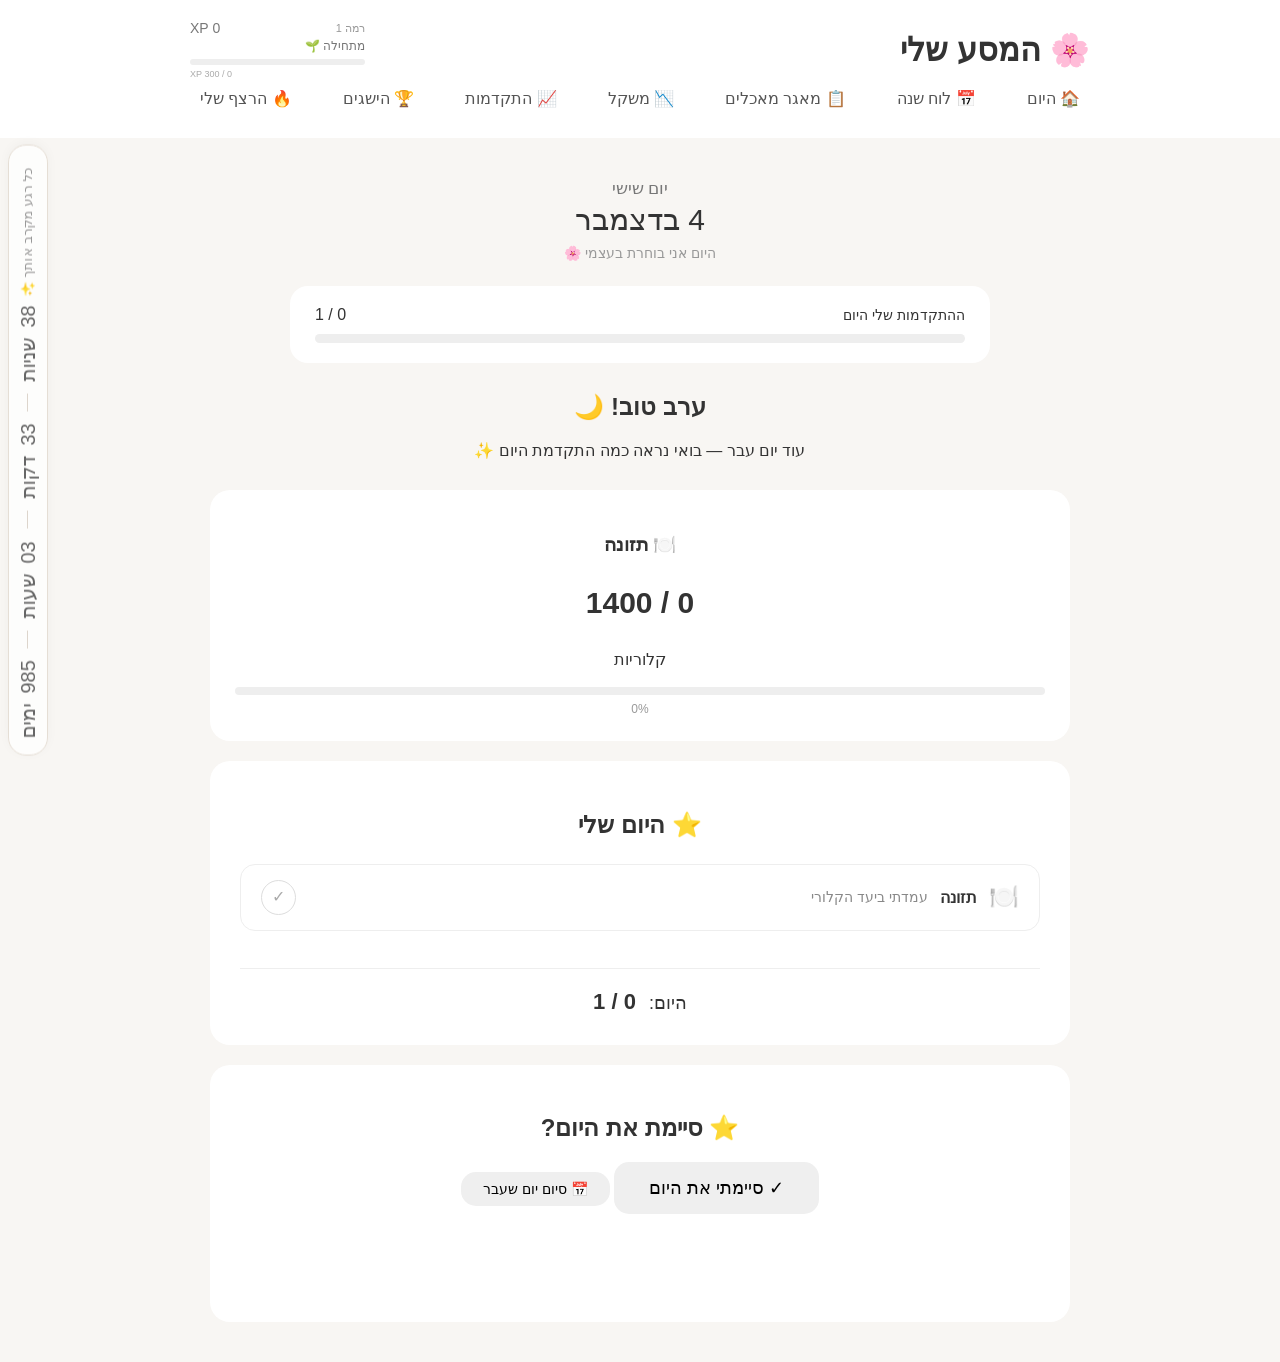
<file: Index.html>
<!DOCTYPE html>
<html lang="he" dir="rtl">

<head>
    <meta charset="UTF-8">

    <meta
        name="viewport"
        content="width=device-width, initial-scale=1.0">

    <title>המסע שלי</title>

    <link
        rel="stylesheet"
        href="style.css">
</head>

<body>

    <!-- =========================
         כותרת וניווט
    ========================== -->

    <header>

        <div class="header-top">

            <h1>
                🌸 המסע שלי
            </h1>

            <!-- XP -->

            <div class="xp-mini">

                <div class="xp-mini-top">

                    <span
                        id="xpLevel"
                        class="xp-mini-level">
                        רמה 1
                    </span>

                    <strong
                        id="xpTotal"
                        class="xp-mini-total">
                        0 XP
                    </strong>

                </div>

                <div
                    id="xpLevelName"
                    class="xp-mini-name">
                    מתחילה 🌱
                </div>

                <div class="xp-mini-bar">

                    <div
                        id="xpProgressFill"
                        class="xp-mini-fill">
                    </div>

                </div>

                <div
                    id="xpProgressText"
                    class="xp-mini-text">
                    0 / 300 XP
                </div>

            </div>

        </div>

        <!-- ניווט -->

        <nav>

            <a href="index.html">
                🏠 היום
            </a>

            <a href="calendar.html">
                📅 לוח שנה
            </a>

            <a href="food-list.html">
                📋 מאגר מאכלים
            </a>

            <a href="weight-login.html">
                📉 משקל
            </a>

            <a href="progress.html">
                📈 התקדמות
            </a>

            <a href="achievements.html">
                🏆 הישגים
            </a>

            <a href="streak.html">
                🔥 הרצף שלי
            </a>

        </nav>

    </header>

    <main>

        <!-- =========================
             תאריך והתקדמות יומית
        ========================== -->

        <section class="today-section">

            <div class="today-date">

                <div
                    id="todayDay"
                    class="today-day">
                </div>

                <div
                    id="todayDate"
                    class="today-date-number">
                </div>

            </div>

            <p class="today-message">
                היום אני בוחרת בעצמי 🌸
            </p>

            <!-- התקדמות יומית -->

            <div class="daily-progress-card">

                <div class="daily-progress-header">

                    <span>
                        ההתקדמות שלי היום
                    </span>

                    <strong id="todayScore">
                        0 / 1
                    </strong>

                </div>

                <div class="daily-progress-bar">

                    <div
                        id="todayProgressFill"
                        class="daily-progress-fill">
                    </div>

                </div>

            </div>

        </section>

        <!-- =========================
             ברכת היום
        ========================== -->

        <section class="welcome">

            <h2 id="greeting">
                בוקר טוב! 🌷
            </h2>

            <p id="timeMessage">
                יום חדש, הזדמנות חדשה להתקדם 🌸
            </p>

        </section>

        <!-- =========================
             טיימר צדדי
        ========================== -->

        <section class="side-countdown">

            <div class="side-countdown-content">

                <div class="countdown-encouragement">
                    כל רגע מקרב אותך ✨
                </div>

                <span
                    id="countdownSeconds"
                    class="side-countdown-number">
                    00
                </span>

                <span class="side-countdown-label">
                    שניות
                </span>

                <span class="countdown-divider"></span>

                <span
                    id="countdownMinutes"
                    class="side-countdown-number">
                    00
                </span>

                <span class="side-countdown-label">
                    דקות
                </span>

                <span class="countdown-divider"></span>

                <span
                    id="countdownHours"
                    class="side-countdown-number">
                    00
                </span>

                <span class="side-countdown-label">
                    שעות
                </span>

                <span class="countdown-divider"></span>

                <span
                    id="countdownDays"
                    class="side-countdown-number">
                    0
                </span>

                <span class="side-countdown-label">
                    ימים
                </span>

            </div>

        </section>

        <!-- =========================
             מידע יומי
        ========================== -->

        <section class="daily-info">

            <!-- תזונה -->

            <div
                class="card food-card"
                id="foodCard"
                onclick="window.location.href='food.html'">

                <h3>
                    🍽️ תזונה
                </h3>

                <p
                    id="foodCalories"
                    class="big-number">
                    0 / 1400
                </p>

                <p>
                    קלוריות
                </p>

                <div class="card-progress">

                    <div class="card-progress-bar">

                        <div
                            id="foodProgressFill"
                            class="card-progress-fill">
                        </div>

                    </div>

                    <span
                        id="foodProgressPercent"
                        class="card-progress-percent">
                        0%
                    </span>

                </div>

            </div>

        </section>

        <!-- =========================
             המשימה שלי היום
        ========================== -->

        <section class="today">

            <h2>
                ⭐ היום שלי
            </h2>

            <div class="tasks">

                <!-- תזונה -->

                <div class="task">

                    <div>

                        <span class="task-icon">
                            🍽️
                        </span>

                        <strong>
                            תזונה
                        </strong>

                        <p>
                            עמדתי ביעד הקלורי
                        </p>

                    </div>

                    <button
                        class="task-button"
                        data-task="food">
                        ✓
                    </button>

                </div>

                <!-- ציון יומי -->

                <div class="today-score">

                    <span>
                        היום:
                    </span>

                    <strong id="todayScoreBottom">
                        0 / 1
                    </strong>

                </div>

            </div>

        </section>

        <!-- =========================
             סיום היום
        ========================== -->

        <section class="finish-day">

            <h2>
                ⭐ סיימת את היום?
            </h2>

            <button
                id="finishDayButton"
                type="button">
                ✓ סיימתי את היום
            </button>

            <!-- סיום יום שעבר -->

            <button
                id="finishPastDayButton"
                type="button"
                style="padding: 9px 22px; font-size: 14px; margin-top: 10px;">
                📅 סיום יום שעבר
            </button>

            <!-- בחירת תאריך -->

            <input
                id="finishPastDayDate"
                type="date"
                aria-label="בחירת תאריך לסיום יום שעבר"
                style="position: absolute; width: 1px; height: 1px; opacity: 0; pointer-events: none;">

            <div
                id="finishDayMessage"
                class="finish-day-message">
            </div>

            <div
                id="finishPastDayMessage"
                class="finish-day-message"
                aria-live="polite">
            </div>

        </section>

    </main>

    <!-- =========================
         JavaScript
    ========================== -->

    <script src="achievement-data.js"></script>

    <script src="script.js"></script>

    <script src="xp.js"></script>

    <script src="achievement-notifier.js"></script>

</body>

</html>
</file>
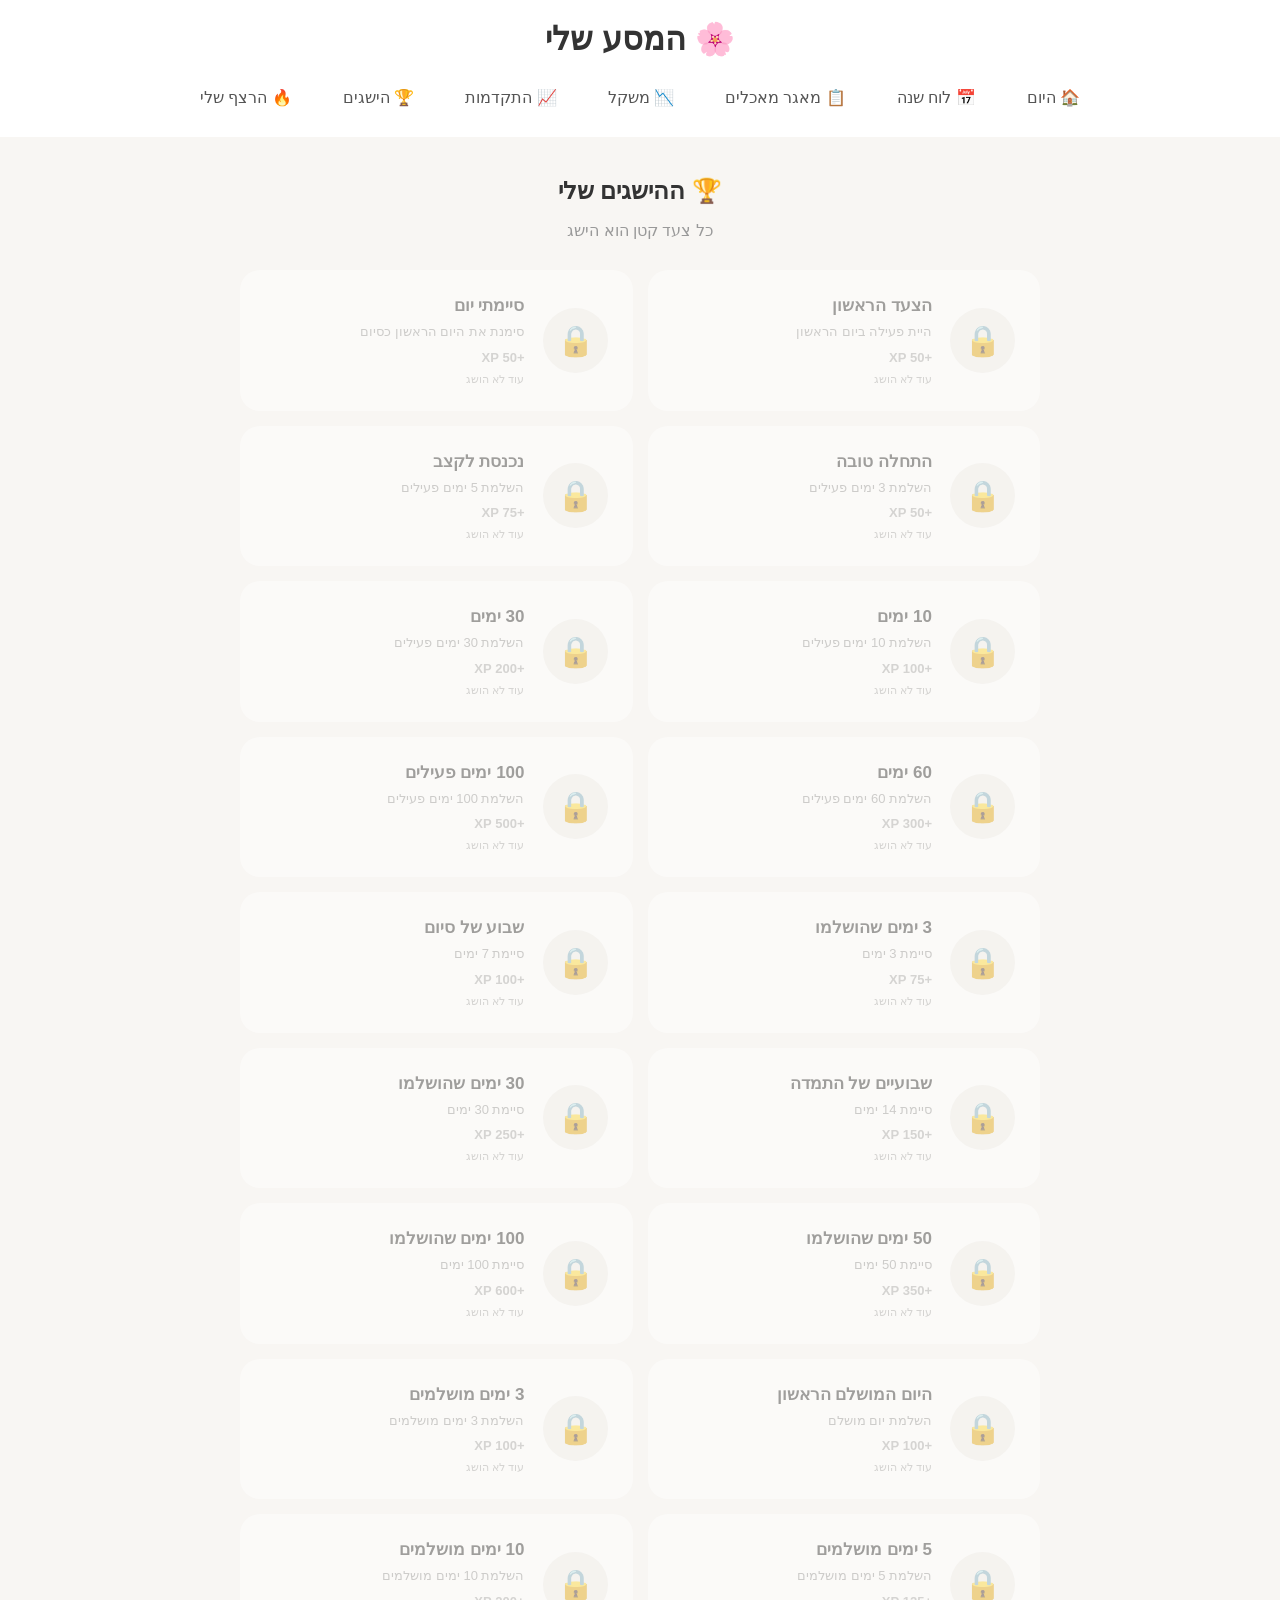
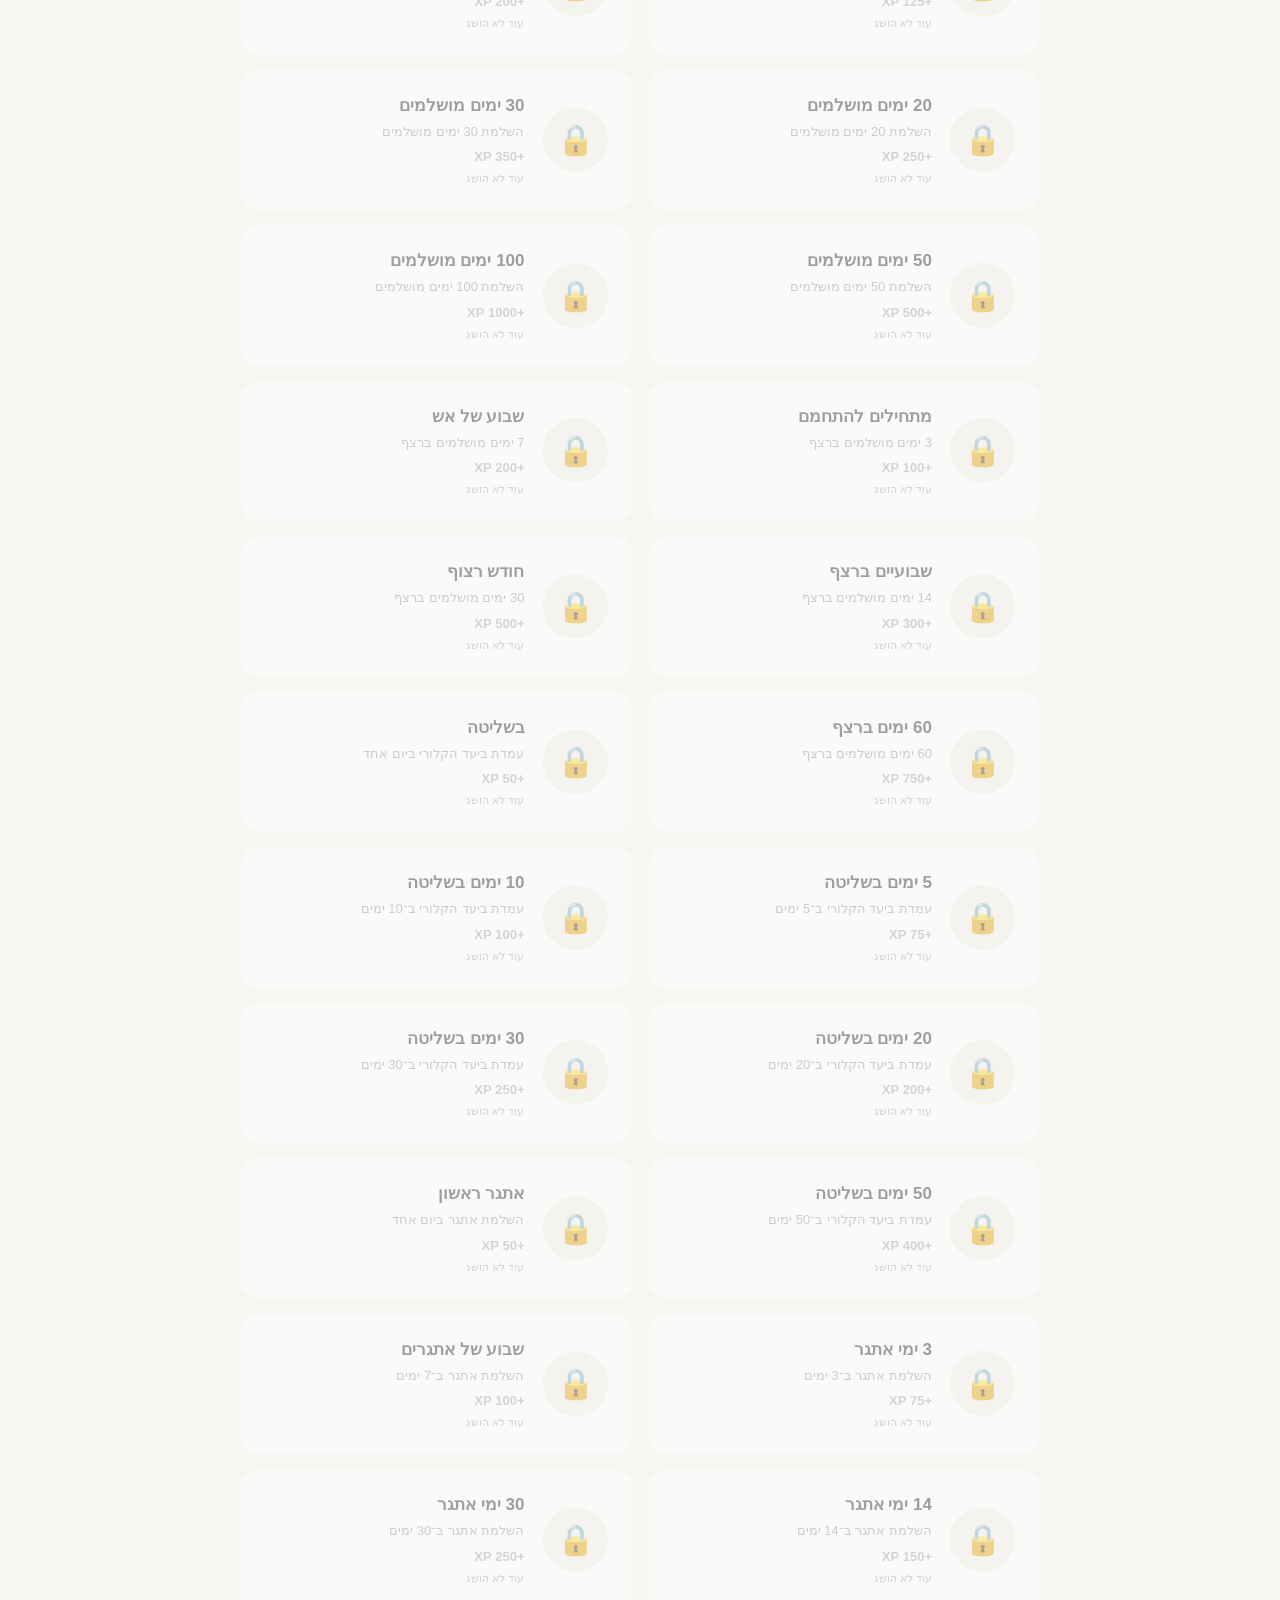
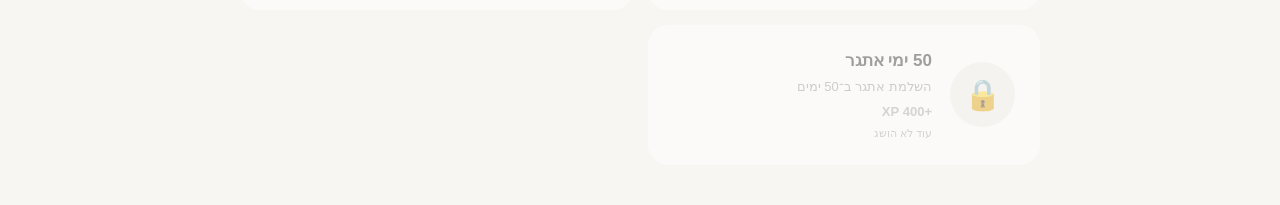
<file: achievements.html>
<!DOCTYPE html>
<html lang="he" dir="rtl">

<head>
    <meta charset="UTF-8">
    <meta name="viewport" content="width=device-width, initial-scale=1.0">

    <title>ההישגים שלי</title>

    <link rel="stylesheet" href="style.css">
</head>

<body>

    <header>

        <h1>🌸 המסע שלי</h1>

        <nav>
            <a href="index.html">🏠 היום</a>
            <a href="calendar.html">📅 לוח שנה</a>
            <a href="food-list.html">
    📋 מאגר מאכלים
</a>
            <a href="weight-login.html">
    📉 משקל
</a>
            <a href="progress.html">📈 התקדמות</a>
            <a href="achievements.html">🏆 הישגים</a>
              <a href="streak.html"> 🔥 הרצף שלי</a>
        </nav>

    </header>


    <main>

        <section class="achievements-page">

            <h2>🏆 ההישגים שלי</h2>

            <p class="achievements-subtitle">
                כל צעד קטן הוא הישג
            </p>


            <div
                id="achievementsGrid"
                class="achievements-grid">
            </div>

        </section>

    </main>


    <script src="achievements.js"></script>
<!-- =========================
     הודעת הישג חדש
========================== -->

<div
    id="achievementPopup"
    class="achievement-popup">

    <div class="achievement-popup-content">

        <button
            id="closeAchievementPopup"
            class="achievement-popup-close"
            type="button">

            ×

        </button>


        <div
            id="achievementPopupIcon"
            class="achievement-popup-icon">

            🏆

        </div>


        <div class="achievement-popup-title">
            הישג חדש! 🎉
        </div>


        <div
            id="achievementPopupName"
            class="achievement-popup-name">

        </div>


        <div class="achievement-popup-text">
            כל הכבוד! כל צעד קטן מביא אותך קדימה 🌸
        </div>


        <button
            id="achievementPopupButton"
            class="achievement-popup-button"
            type="button">

            איזה כיף! 🎉

        </button>

    </div>

</div>
<script src="achievement-data.js"></script>
<script src="achievements.js"></script>
<script src="achievement-notifier.js"></script>
<script src="xp.js"></script>

</body>

</html>
</file>
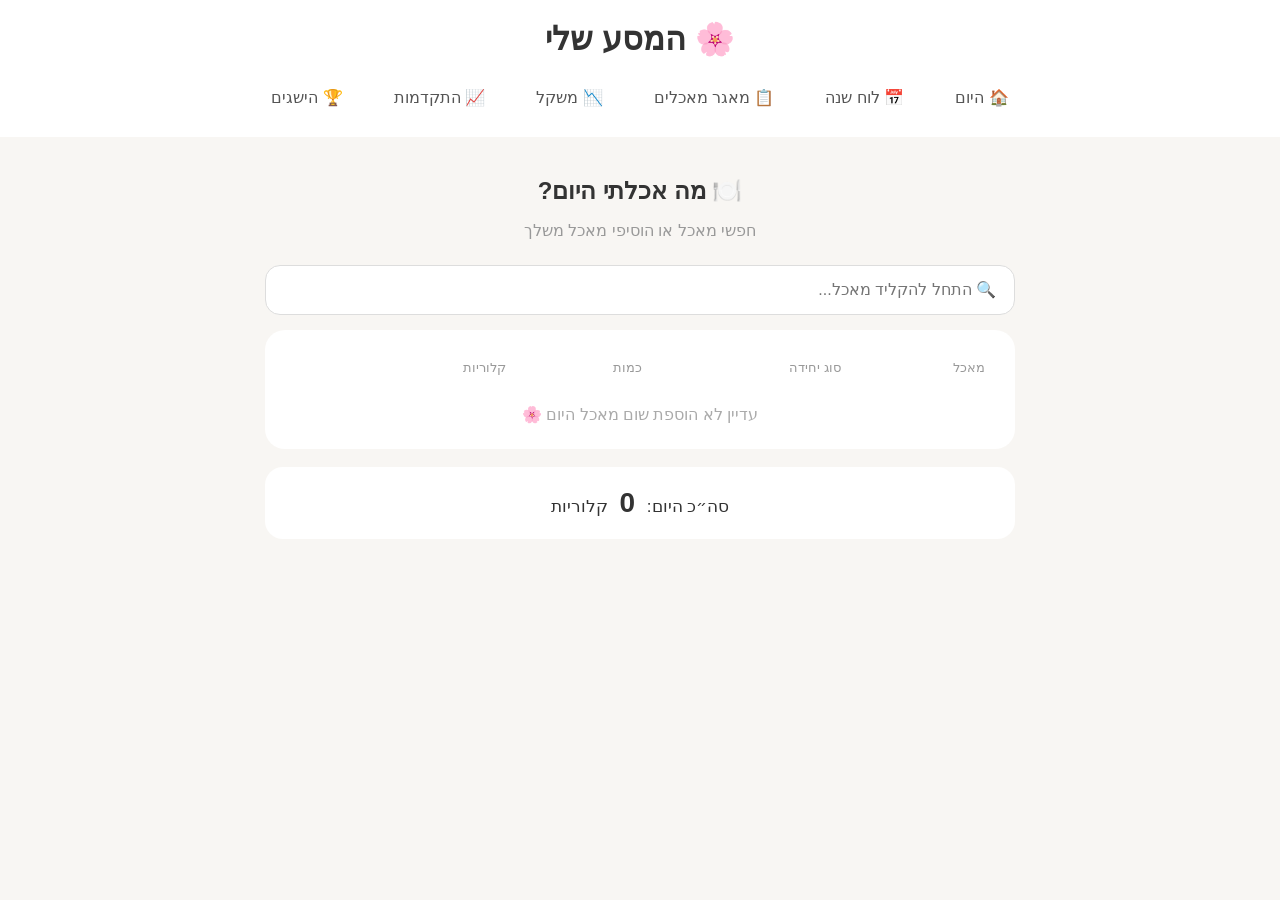
<file: food.html>
<!DOCTYPE html>
<html lang="he" dir="rtl">

<head>

    <meta charset="UTF-8">

    <meta
        name="viewport"
        content="width=device-width, initial-scale=1.0">

    <title>האוכל שלי</title>

    <link
        rel="stylesheet"
        href="style.css">

</head>

<body>

    <!-- =========================
         כותרת וניווט
    ========================== -->

    <header>

        <h1>🌸 המסע שלי</h1>

        <nav>

            <a href="index.html">🏠 היום</a>

            <a href="calendar.html">📅 לוח שנה</a>

            <a href="food-list.html">
                📋 מאגר מאכלים
            </a>

            <a href="weight-login.html">
                📉 משקל
            </a>

            <a href="progress.html">📈 התקדמות</a>

            <a href="achievements.html">🏆 הישגים</a>

        </nav>

    </header>


    <main>

        <!-- =========================
             עמוד האוכל
        ========================== -->

        <section class="food-page">

            <h2>
                🍽️ מה אכלתי היום?
            </h2>

            <p class="food-subtitle">
                חפשי מאכל או הוסיפי מאכל משלך
            </p>


            <!-- =========================
                 חיפוש
            ========================== -->

            <div class="food-search-box">

                <input
                    type="text"
                    id="foodSearch"
                    placeholder="🔍 התחל להקליד מאכל..."
                    autocomplete="off">

                <div
                    id="foodSuggestions"
                    class="food-suggestions">
                </div>

            </div>


            <!-- =========================
                 מאכל חדש
            ========================== -->

            <div
                id="customFoodBox"
                class="custom-food-box"
                style="display: none;">

                <p id="customFoodText"></p>

                <button
                    id="addCustomFood"
                    type="button">

                    + הוסף מאכל זה

                </button>

            </div>


            <!-- =========================
                 טבלת אוכל
            ========================== -->

            <div class="food-table-card">

                <table class="food-table">

                    <thead>

                        <tr>

                            <th>מאכל</th>

                            <th>סוג יחידה</th>

                            <th>כמות</th>

                            <th>קלוריות</th>

                            <th></th>

                        </tr>

                    </thead>

                    <tbody id="foodTableBody">
                    </tbody>

                </table>


                <div
                    id="emptyFoodMessage"
                    class="empty-food-message">

                    עדיין לא הוספת שום מאכל היום 🌸

                </div>

            </div>


            <!-- =========================
                 סיכום
            ========================== -->

            <div class="food-total">

                <span>
                    סה״כ היום:
                </span>

                <strong id="foodTotal">
                    0
                </strong>

                <span>
                    קלוריות
                </span>

            </div>

        </section>

    </main>


    <!-- =========================
         הצעות ליחידות מידה
    ========================== -->

    <datalist id="unitOptions">

        <option value="גרם"></option>
        <option value="ק״ג"></option>
        <option value="מ״ל"></option>
        <option value="ליטר"></option>
        <option value="כוס"></option>
        <option value="כף"></option>
        <option value="כפית"></option>
        <option value="פרוסה"></option>
        <option value="יחידה"></option>
        <option value="חבילה"></option>
        <option value="מנה"></option>

    </datalist>


    <script src="food.js"></script>
    <script src="achievement-data.js"></script>
    <script src="achievement-notifier.js"></script>
    <script src="xp.js"></script>

</body>

</html>
</file>
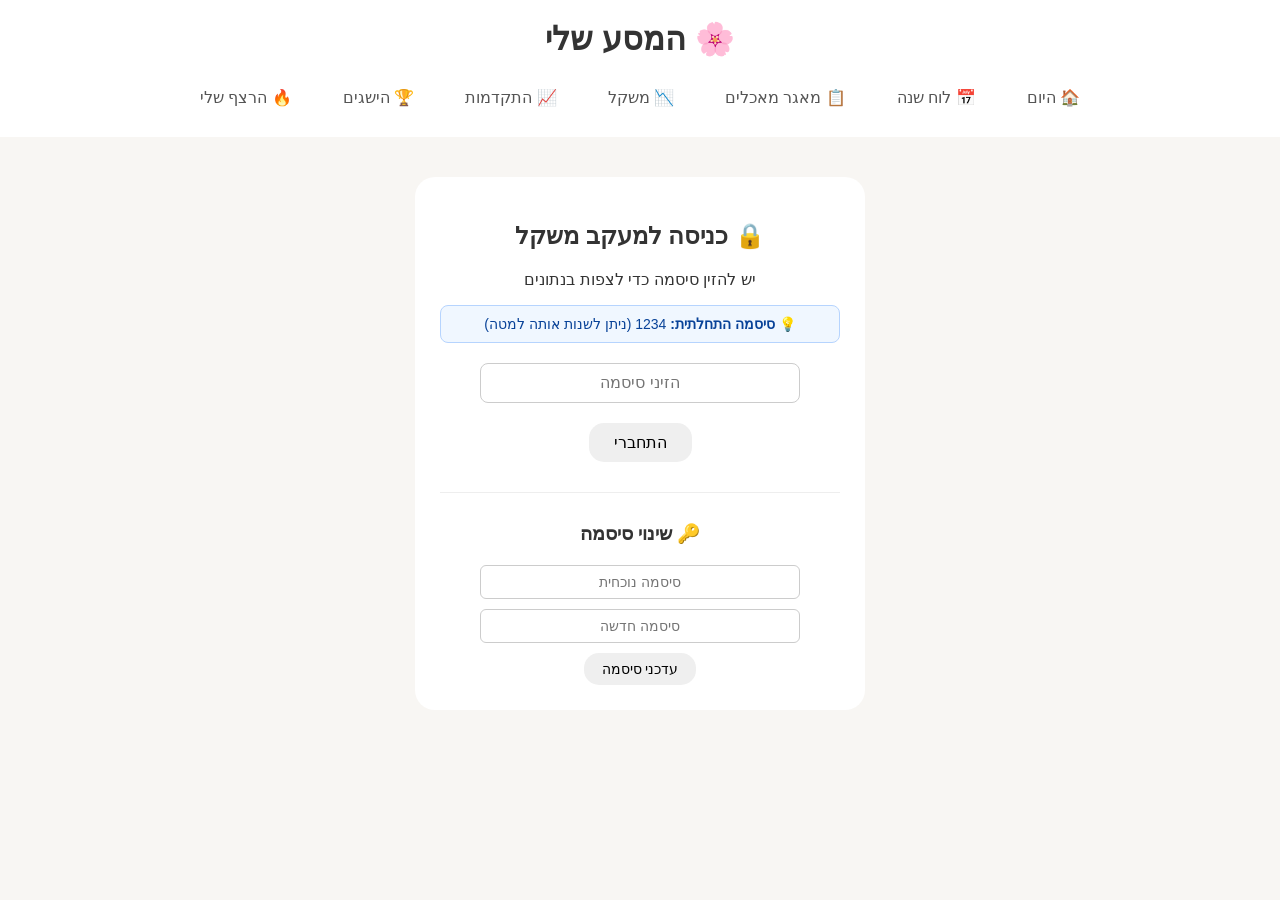
<file: weight-login.html>
<!DOCTYPE html>
<html lang="he" dir="rtl">

<head>
    <meta charset="UTF-8">
    <meta name="viewport" content="width=device-width, initial-scale=1.0">
    <title>כניסה ליומן המשקל</title>
    <link rel="stylesheet" href="style.css">
</head>

<body>
    <header>
        <h1>🌸 המסע שלי</h1>
        <nav>
            <a href="index.html">🏠 היום</a>
            <a href="calendar.html">📅 לוח שנה</a>
            <a href="food-list.html">📋 מאגר מאכלים</a>
            <a href="weight-login.html">📉 משקל</a>
            <a href="progress.html">📈 התקדמות</a>
            <a href="achievements.html">🏆 הישגים</a>
              <a href="streak.html"> 🔥 הרצף שלי</a>
        </nav>
    </header>

    <main>
        <section class="progress-card" style="max-width: 450px; margin: 40px auto; text-align: center;">
            
            <!-- טופס התחברות -->
            <div id="loginSection">
                <h2>🔒 כניסה למעקב משקל</h2>
                <p>יש להזין סיסמה כדי לצפות בנתונים</p>
                
                <!-- הודעת מידע על הסיסמה ההתחלתית -->
                <div style="background-color: #f0f7ff; border: 1px solid #b6d4fe; border-radius: 8px; padding: 10px; margin: 15px 0; color: #084298; font-size: 14px;">
                    💡 <strong>סיסמה התחלתית:</strong> 1234 (ניתן לשנות אותה למטה)
                </div>

                <div style="margin: 20px 0;">
                    <input type="password" id="passwordInput" placeholder="הזיני סיסמה" style="padding: 10px; font-size: 16px; width: 80%; border-radius: 8px; border: 1px solid #ccc; text-align: center;">
                </div>
                
                <button id="loginBtn" style="padding: 10px 25px; font-size: 16px; cursor: pointer;">התחברי</button>
                <p id="loginError" style="color: red; display: none; margin-top: 10px;">סיסמה שגויה, נסי שוב.</p>
            </div>

            <!-- אזור שינוי סיסמה -->
            <hr style="margin: 30px 0; border: 0; border-top: 1px solid #eee;">

            <div id="changePasswordSection">
                <h3>🔑 שינוי סיסמה</h3>
                <div style="display: flex; flex-direction: column; gap: 10px; align-items: center; margin-top: 15px;">
                    <input type="password" id="currentPassInput" placeholder="סיסמה נוכחית" style="padding: 8px; font-size: 14px; width: 80%; border-radius: 6px; border: 1px solid #ccc; text-align: center;">
                    <input type="password" id="newPassInput" placeholder="סיסמה חדשה" style="padding: 8px; font-size: 14px; width: 80%; border-radius: 6px; border: 1px solid #ccc; text-align: center;">
                    <button id="changePassBtn" style="padding: 8px 18px; font-size: 14px; cursor: pointer;">עדכני סיסמה</button>
                </div>
                <p id="changePassMsg" style="display: none; margin-top: 10px; font-weight: bold;"></p>
            </div>

        </section>
    </main>

    <script src="weight-login.js"></script>
</body>

</html>
</file>
<file: style.css>
* {
    box-sizing: border-box;
}

body {
    margin: 0;
    font-family: Arial, sans-serif;
    background: #f8f6f3;
    color: #333;
}

header {
    background: white;
    padding: 20px;
    text-align: center;
}

header h1 {
    margin: 0 0 20px;
}

nav {
    display: flex;
    justify-content: center;
    gap: 15px;
}

nav a {
    text-decoration: none;
    color: #555;
    padding: 10px 18px;
    border-radius: 10px;
}

nav a:hover {
    background: #eee;
}

main {
    max-width: 900px;
    margin: 40px auto;
    padding: 0 20px;
}

.welcome {
    text-align: center;
    margin-bottom: 30px;
}

.daily-info {
    display: flex;
    gap: 20px;
}

.card {
    flex: 1;
    background: white;
    padding: 25px;
    border-radius: 20px;
    text-align: center;
}

.big-number {
    font-size: 30px;
    font-weight: bold;
}

.challenge {
    margin-top: 20px;
    padding: 30px;
    background: white;
    border-radius: 20px;
    text-align: center;
}

.days {
    font-size: 28px;
    letter-spacing: 8px;
    margin: 20px 0;
}

.finish-day {
    margin-top: 20px;
    background: white;
    padding: 30px;
    border-radius: 20px;
    text-align: center;
}

button {
    padding: 15px 35px;
    border: none;
    border-radius: 15px;
    font-size: 18px;
    cursor: pointer;
}
.section-title {
    font-size: 15px;
    margin-bottom: 5px;
}

.challenge h2 {
    margin-top: 5px;
}

.challenge-description {
    color: #777;
}

.challenge-progress {
    max-width: 500px;
    margin: 25px auto;
}

.progress-bar {
    height: 12px;
    background: #eee;
    border-radius: 10px;
    overflow: hidden;
}

.progress-fill {
    height: 100%;
    width: 43%;
    border-radius: 10px;
}

.days {
    display: flex;
    justify-content: center;
    gap: 10px;
    margin-top: 25px;
}

.day {
    width: 34px;
    height: 34px;
    border-radius: 50%;

    display: flex;
    align-items: center;
    justify-content: center;

    font-size: 13px;
    font-weight: normal;

    background: #f1efec;
    color: #888;

    transition: 0.2s;
}

.day.success {
    background: #b8c9b0;
    color: white;
}
.today {
    margin-top: 20px;
    background: white;
    padding: 30px;
    border-radius: 20px;
}

.today h2 {
    text-align: center;
    margin-bottom: 25px;
}

.tasks {
    display: flex;
    flex-direction: column;
    gap: 12px;
}

.task {
    display: flex;
    align-items: center;
    justify-content: space-between;

    padding: 15px 20px;

    border: 1px solid #eee;
    border-radius: 15px;
}

.task > div {
    display: flex;
    align-items: center;
    gap: 12px;
}

.task p {
    margin: 0;
    color: #888;
    font-size: 14px;
}

.task-icon {
    font-size: 24px;
}

.task-button {
    width: 35px;
    height: 35px;

    min-width: 35px;
    min-height: 35px;

    padding: 0;

    border-radius: 50%;
    border: 1px solid #ddd;

    background: white;
    color: #aaa;

    cursor: pointer;

    display: flex;
    align-items: center;
    justify-content: center;

    font-size: 16px;
    line-height: 1;

    flex-shrink: 0;

    transition: 0.2s;
}

.task-button:hover {
    background: #eee;
}
.task-button.completed {
    background: #b8c9b0;
    border-color: #b8c9b0;
    color: white;
}
.today-score {
    margin-top: 25px;
    padding-top: 20px;
    border-top: 1px solid #eee;

    text-align: center;

    font-size: 18px;
}

.today-score strong {
    margin-right: 8px;
    font-size: 22px;
}
.calendar-section {
    background: white;
    padding: 30px;
    border-radius: 20px;
    max-width: 750px;
    margin: 0 auto;
}


/* כותרת החודש */

.calendar-header {
    display: flex;
    align-items: center;
    justify-content: center;
    gap: 25px;
    margin-bottom: 25px;
}

.calendar-header h2 {
    min-width: 150px;
    text-align: center;
    margin: 0;
    font-size: 22px;
    font-weight: normal;
}

.calendar-header button {
    width: 34px;
    height: 34px;

    padding: 0;

    border: none;
    border-radius: 50%;

    background: #f1efec;
    color: #777;

    font-size: 20px;

    display: flex;
    align-items: center;
    justify-content: center;

    cursor: pointer;
}


/* שמות הימים */

.weekdays {
    display: grid;
    grid-template-columns: repeat(7, 1fr);

    text-align: center;

    margin-bottom: 8px;

    color: #999;
    font-size: 12px;
}


/* הלוח */

.calendar {
    display: grid;

    grid-template-columns: repeat(7, minmax(0, 1fr));

    grid-auto-rows: 68px;

    gap: 7px;

    width: 100%;
}
/* יום */

.calendar-day {
    height: 68px;
    width: 100%;
    min-width: 0;
    min-height: 68px;

    margin: 0;
    padding: 0;

    box-sizing: border-box;

    border-radius: 12px;

    background: #f5f3f0;

    display: flex;
    flex-direction: column;

    align-items: center;
    justify-content: center;

    align-self: start;

    cursor: pointer;

    transition: transform 0.15s, box-shadow 0.15s;
}

.calendar-day:hover {
    transform: translateY(-2px);
    box-shadow: 0 3px 10px rgba(0,0,0,0.07);
}


/* מספר היום */

.calendar-day .date-number {
    font-size: 15px;
    font-weight: normal;
}


/* הציון */

.calendar-day .score {
    margin-top: 4px;

    font-size: 10px;

    color: #999;
}


/* ימים ריקים */

.calendar-day.empty {
    background: transparent;
    cursor: default;
}

.calendar-day.empty:hover {
    transform: none;
    box-shadow: none;
}


/* רמות הצלחה */
.calendar-day.score-0 {
    background: #f3f1ee;
    color: #777;
}

.calendar-day.score-1 {
    background: #f3dfb0;
    color: #6f5a2b;
}

.calendar-day.score-2 {
    background: #d8b06a;
    color: #5b451f;
}

.calendar-day.score-3 {
    background: #91b58a;
    color: white;
}

.calendar-day.score-3 .score {
    color: white;
}


/* היום הנוכחי */
.calendar-day.today {
    box-shadow: 0 0 0 2px #999;
}


/* המקרא */

.calendar-legend {
    display: flex;
    justify-content: center;
    gap: 18px;

    margin-top: 20px;

    font-size: 11px;
    color: #888;
}

.calendar-legend span {
    display: flex;
    align-items: center;
    gap: 5px;
}

.legend-color {
    width: 11px;
    height: 11px;

    display: inline-block;

    border-radius: 50%;
}

.legend-color.none {
    background: #f3f1ee;
}

.legend-color.one {
    background: #f3dfb0;
}

.legend-color.two {
    background: #d8b06a;
}

.legend-color.three {
    background: #91b58a;
}
/* ימים מהחודש הקודם/הבא */

.calendar-day.empty {
    background: transparent;
    cursor: default;
}

.calendar-day.empty:hover {
    transform: none;
}


/* רמות הצלחה */

.calendar-day.score-0 {
    background: #f1efec;
}

.calendar-day.score-1 {
    background: #f5e8bd;
}

.calendar-day.score-2 {
    background: #e8c99b;
}

.calendar-day.score-3 {
    background: #b8c9b0;
    color: white;
}

.calendar-day.score-3 .score {
    color: white;
}


/* היום */

.calendar-day.today {
    outline: 2px solid #aaa;
    outline-offset: 2px;
}


/* מקרא */

.calendar-legend {
    display: flex;
    justify-content: center;
    gap: 20px;

    margin-top: 25px;

    font-size: 13px;
    color: #777;
}

.calendar-legend span {
    display: flex;
    align-items: center;
    gap: 6px;
}

.legend-color {
    width: 14px;
    height: 14px;

    display: inline-block;

    border-radius: 50%;
}

.legend-color.none {
    background: #f1efec;
}

.legend-color.one {
    background: #f5e8bd;
}

.legend-color.two {
    background: #e8c99b;
}

.legend-color.three {
    background: #b8c9b0;
}
.day-modal {
    display: none;

    position: fixed;

    top: 0;
    left: 0;

    width: 100%;
    height: 100%;

    background: rgba(0, 0, 0, 0.25);

    align-items: center;
    justify-content: center;

    z-index: 1000;
}


.day-modal.show {
    display: flex;
}


.day-modal-content {
    position: relative;

    width: 90%;
    max-width: 400px;

    background: white;

    border-radius: 22px;

    padding: 30px;

    box-shadow: 0 10px 40px rgba(0,0,0,0.15);

    text-align: center;
}


.close-modal {
    position: absolute;

    top: 15px;
    left: 15px;

    width: 32px;
    height: 32px;

    padding: 0;

    border: none;
    border-radius: 50%;

    background: #f1efec;
    color: #777;

    font-size: 20px;
    font-weight: normal;
    line-height: 1;

    display: flex;
    align-items: center;
    justify-content: center;

    cursor: pointer;
}


.modal-task {
    display: flex;

    align-items: center;
    justify-content: space-between;

    padding: 14px;

    margin-top: 10px;

    border: 1px solid #eee;

    border-radius: 12px;
}


.modal-task-status {
    font-size: 18px;
}


.modal-score {
    margin-top: 20px;

    padding-top: 15px;

    border-top: 1px solid #eee;

    font-size: 18px;
}
.modal-task-button {
    width: 30px;
    height: 30px;

    padding: 0;

    border-radius: 50%;
    border: 1px solid #ddd;

    background: white;
    color: #aaa;

    display: flex;
    align-items: center;
    justify-content: center;

    font-size: 15px;
    line-height: 1;

    cursor: pointer;

    transition: 0.2s;
}

.modal-task-button.completed {
    background: #b8c9b0;
    border-color: #b8c9b0;
    color: white;
}
.challenge-page {
    max-width: 700px;
    margin: 0 auto;
}


.challenge-title {
    display: flex;
    align-items: center;
    gap: 15px;

    margin-bottom: 25px;
}

.challenge-title > span {
    font-size: 35px;
}

.challenge-title h2 {
    margin: 0;
}

.challenge-title p {
    margin: 5px 0 0;
    color: #999;
    font-size: 14px;
}


.challenge-card {
    background: white;

    border-radius: 25px;

    padding: 35px;

    text-align: center;

    box-shadow: 0 5px 25px rgba(0,0,0,0.05);
}


.challenge-icon {
    font-size: 45px;
    margin-bottom: 15px;
}


.challenge-card h2 {
    margin: 0 0 10px;
}


.challenge-card > p {
    color: #888;
    line-height: 1.6;

    max-width: 500px;

    margin: 0 auto 30px;
}


/* התקדמות */

.challenge-progress {
    margin-bottom: 30px;
}

.progress-info {
    display: flex;
    justify-content: space-between;

    margin-bottom: 8px;

    font-size: 14px;
}

.progress-info strong {
    font-size: 15px;
}


.progress-bar {
    width: 100%;
    height: 10px;

    background: #eee;

    border-radius: 10px;

    overflow: hidden;
}


.progress-fill {
    height: 100%;
    width: 0%;

    background: #b8c9b0;

    border-radius: 10px;

    transition: width 0.3s ease;
}


/* הימים */

.challenge-days {
    display: grid;

    grid-template-columns:
        repeat(7, 1fr);

    gap: 8px;
}


.challenge-day {
    height: 60px;

    border-radius: 12px;

    background: #f5f3f0;

    display: flex;

    flex-direction: column;

    align-items: center;
    justify-content: center;

    cursor: pointer;

    transition: 0.2s;
}


.challenge-day:hover {
    transform: translateY(-2px);
}


.challenge-day .day-name {
    font-size: 11px;
    color: #999;
}


.challenge-day .day-number {
    font-size: 15px;
    margin-top: 3px;
}


.challenge-day.completed {
    background: #b8c9b0;
    color: white;
}

.challenge-day.completed .day-name {
    color: white;
}


/* הודעת סיום */

.challenge-message {
    margin-top: 25px;

    font-size: 16px;
    font-weight: bold;

    min-height: 24px;
}
.progress-page {
    max-width: 750px;
    margin: 0 auto;
}

.progress-page > h2 {
    text-align: center;
    margin-bottom: 5px;
}

.progress-subtitle {
    text-align: center;
    color: #999;
    margin-bottom: 30px;
}


/* כרטיסי סטטיסטיקה */

.stats-grid {
    display: grid;

    grid-template-columns:
        repeat(3, 1fr);

    gap: 12px;

    margin-bottom: 20px;
}


.stat-card {
    background: white;

    border-radius: 18px;

    padding: 20px 10px;

    text-align: center;

    display: flex;
    flex-direction: column;

    align-items: center;

    gap: 5px;
}


.stat-icon {
    font-size: 25px;
}


.stat-card strong {
    font-size: 25px;
    font-weight: normal;
}


.stat-card span:last-child {
    color: #999;
    font-size: 12px;
}


/* כרטיס כללי */

.progress-card {
    background: white;

    border-radius: 20px;

    padding: 25px;

    margin-bottom: 15px;
}


.progress-card h3 {
    margin-top: 0;
    margin-bottom: 20px;
}


.summary-row {
    display: flex;

    justify-content: space-between;

    padding: 12px 0;

    border-bottom: 1px solid #eee;
}


.summary-row:last-child {
    border-bottom: none;
}


/* התקדמות */

.overall-progress-info {
    display: flex;

    justify-content: space-between;

    margin-bottom: 8px;

    font-size: 14px;
}


.overall-progress-bar {
    width: 100%;
    height: 12px;

    background: #eee;

    border-radius: 10px;

    overflow: hidden;
}


.overall-progress-fill {
    height: 100%;

    width: 0%;

    background: #b8c9b0;

    border-radius: 10px;

    transition: width 0.5s ease;
}


/* הודעה */

.progress-message {
    text-align: center;

    margin-top: 20px;

    font-size: 17px;

    min-height: 25px;
}
.achievements-page {
    max-width: 800px;
    margin: 0 auto;
}

.achievements-page > h2 {
    text-align: center;
    margin-bottom: 5px;
}

.achievements-subtitle {
    text-align: center;
    color: #999;
    margin-bottom: 30px;
}


.achievements-grid {
    display: grid;

    grid-template-columns:
        repeat(2, 1fr);

    gap: 15px;
}


.achievement-card {
    background: white;

    border-radius: 20px;

    padding: 25px;

    display: flex;

    align-items: center;

    gap: 18px;

    transition: 0.2s;
}


.achievement-card.unlocked {
    box-shadow:
        0 5px 20px rgba(0,0,0,0.06);
}


.achievement-card.locked {
    opacity: 0.45;
}


.achievement-icon {
    width: 65px;
    height: 65px;

    flex-shrink: 0;

    border-radius: 50%;

    background: #f1efec;

    display: flex;

    align-items: center;
    justify-content: center;

    font-size: 30px;
}


.achievement-card.unlocked
.achievement-icon {
    background: #e7ddc8;
}


.achievement-info h3 {
    margin: 0 0 6px;

    font-size: 17px;
}


.achievement-info p {
    margin: 0;

    color: #999;

    font-size: 13px;

    line-height: 1.5;
}


.achievement-status {
    margin-top: 8px;

    font-size: 11px;

    color: #aaa;
}


.achievement-card.unlocked
.achievement-status {
    color: #9a9a72;
}


@media (max-width: 600px) {

    .achievements-grid {
        grid-template-columns: 1fr;
    }

}
.today-section {
    max-width: 700px;

    margin: 0 auto 30px;

    text-align: center;
}


/* התאריך */

.today-date {
    display: flex;

    flex-direction: column;

    align-items: center;

    margin-bottom: 8px;
}


.today-day {
    font-size: 17px;

    color: #777;
}


.today-date-number {
    margin-top: 3px;

    font-size: 30px;

    font-weight: normal;
}


/* המשפט */

.today-message {
    margin: 0 0 25px;

    color: #999;

    font-size: 14px;
}


/* כרטיס ההתקדמות */

.daily-progress-card {
    background: white;

    border-radius: 18px;

    padding: 20px 25px;

    text-align: right;
}


.daily-progress-header {
    display: flex;

    align-items: center;

    justify-content: space-between;

    margin-bottom: 10px;

    font-size: 14px;
}


.daily-progress-header strong {
    font-size: 16px;

    font-weight: normal;
}


/* פס ההתקדמות */

.daily-progress-bar {
    width: 100%;

    height: 9px;

    background: #eee;

    border-radius: 10px;

    overflow: hidden;
}


.daily-progress-fill {
    width: 0%;

    height: 100%;

    background: #b8c9b0;

    border-radius: 10px;

    transition: width 0.4s ease;
}
.challenge-day {
    box-sizing: border-box;
    height: 60px;
    min-height: 60px;
    max-height: 60px;
}
.challenge-day.completed {
    height: 60px;
    min-height: 60px;
    max-height: 60px;
}
.challenge-day {
    box-sizing: border-box;
    height: 60px;
    min-height: 60px;
    max-height: 60px;
}
.food-card {
    cursor: pointer;
    transition: 0.2s;
}

.food-card:hover {
    transform: translateY(-3px);
    box-shadow: 0 5px 20px rgba(0, 0, 0, 0.08);
}

/* ==================================================
   עמוד האוכל
================================================== */

.food-page {
    max-width: 750px;
    margin: 0 auto;
}


.food-page > h2 {
    text-align: center;
    margin-bottom: 5px;
}


.food-subtitle {
    text-align: center;
    color: #999;
    margin-bottom: 25px;
}


/* ==================================================
   חיפוש
================================================== */

.food-search-box {
    position: relative;
    margin-bottom: 15px;
}


#foodSearch {
    width: 100%;

    padding: 15px 18px;

    border: 1px solid #ddd;

    border-radius: 15px;

    font-size: 16px;

    outline: none;

    background: white;
}


#foodSearch:focus {
    border-color: #b8c9b0;
}


/* ==================================================
   הצעות
================================================== */

.food-suggestions {
    position: absolute;

    top: calc(100% + 5px);

    right: 0;
    left: 0;

    background: white;

    border-radius: 15px;

    box-shadow:
        0 8px 25px rgba(0,0,0,0.10);

    overflow: hidden;

    z-index: 100;
}


.food-suggestion {
    display: flex;

    align-items: center;

    gap: 12px;

    padding: 13px 17px;

    cursor: pointer;

    border-bottom:
        1px solid #f1efec;
}


.food-suggestion:last-child {
    border-bottom: none;
}


.food-suggestion:hover {
    background: #f8f6f3;
}


.food-suggestion-emoji {
    font-size: 24px;
}


/* ==================================================
   הוספה ידנית
================================================== */

.custom-food-box {
    background: white;

    padding: 18px;

    border-radius: 15px;

    margin-bottom: 15px;

    text-align: center;

    border: 1px solid #eee;
}


.custom-food-box p {
    margin-top: 0;

    color: #777;
}


.custom-food-box button {
    padding: 10px 20px;

    border-radius: 10px;

    background: #b8c9b0;

    color: white;
}


/* ==================================================
   טבלה
================================================== */

.food-table-card {
    background: white;

    border-radius: 20px;

    padding: 20px;

    overflow-x: auto;
}


.food-table {
    width: 100%;

    border-collapse: collapse;
}


.food-table th {
    color: #999;

    font-size: 13px;

    font-weight: normal;

    text-align: right;

    padding:
        10px;
}


.food-table td {
    padding: 12px 10px;

    border-top:
        1px solid #eee;
}


.table-food-name {
    font-size: 15px;
}


.unit-input,
.amount-input,
.calorie-input {
    width: 100px;

    padding: 8px 10px;

    border:
        1px solid #ddd;

    border-radius: 9px;

    font-size: 14px;

    font-family: inherit;

    outline: none;

    background: white;

    transition:
        border-color 0.2s;
}


.unit-input:focus,
.amount-input:focus,
.calorie-input:focus {
    border-color: #b8c9b0;
}


.delete-food {
    width: 32px;
    height: 32px;

    padding: 0;

    background: #f8f6f3;

    border:
        1px solid #eee;

    border-radius: 50%;

    display: flex;

    align-items: center;
    justify-content: center;

    font-size: 14px;
}


.delete-food:hover {
    background: #eee;
}


.empty-food-message {
    text-align: center;

    color: #aaa;

    padding: 20px 0 5px;
}


/* ==================================================
   סה"כ
================================================== */

.food-total {
    margin-top: 18px;

    background: white;

    border-radius: 18px;

    padding: 20px;

    text-align: center;

    font-size: 17px;
}


.food-total strong {
    font-size: 28px;

    margin: 0 7px;
}

/* ==================================================
   עמוד הפעילות
================================================== */

.activity-page {
    max-width: 750px;
    margin: 0 auto;
}


.activity-page > h2 {
    text-align: center;
    margin-bottom: 5px;
}


.activity-subtitle {
    text-align: center;
    color: #999;
    margin-bottom: 25px;
}


/* ==================================================
   חיפוש
================================================== */

.activity-search-box {
    position: relative;
    margin-bottom: 15px;
}


#activitySearch {
    width: 100%;

    padding: 15px 18px;

    border: 1px solid #ddd;

    border-radius: 15px;

    font-size: 16px;

    outline: none;

    background: white;
}


#activitySearch:focus {
    border-color: #b8c9b0;
}


/* ==================================================
   הצעות
================================================== */

.activity-suggestions {
    position: absolute;

    top: calc(100% + 5px);

    right: 0;
    left: 0;

    background: white;

    border-radius: 15px;

    box-shadow:
        0 8px 25px rgba(0,0,0,0.10);

    overflow: hidden;

    z-index: 100;
}


.activity-suggestion {
    display: flex;

    align-items: center;

    gap: 12px;

    padding: 13px 17px;

    cursor: pointer;

    border-bottom:
        1px solid #f1efec;
}


.activity-suggestion:last-child {
    border-bottom: none;
}


.activity-suggestion:hover {
    background: #f8f6f3;
}


.activity-suggestion-emoji {
    font-size: 24px;
}


/* ==================================================
   פעילות חופשית
================================================== */

.custom-activity-box {
    background: white;

    padding: 18px;

    border-radius: 15px;

    margin-bottom: 15px;

    text-align: center;

    border: 1px solid #eee;
}


.custom-activity-box p {
    margin-top: 0;

    color: #777;
}


.custom-activity-box button {
    padding: 10px 20px;

    border-radius: 10px;

    background: #b8c9b0;

    color: white;
}


/* ==================================================
   טבלה
================================================== */

.activity-table-card {
    background: white;

    border-radius: 20px;

    padding: 20px;

    overflow-x: auto;
}


.activity-table {
    width: 100%;

    border-collapse: collapse;
}


.activity-table th {
    color: #999;

    font-size: 13px;

    font-weight: normal;

    text-align: right;

    padding: 10px;
}


.activity-table td {
    padding: 12px 10px;

    border-top:
        1px solid #eee;
}


.table-activity-name {
    font-size: 15px;
}


.minutes-input {
    width: 100px;

    padding: 8px 10px;

    border:
        1px solid #ddd;

    border-radius: 9px;

    font-size: 14px;
}


.delete-activity {
    width: 32px;
    height: 32px;

    padding: 0;

    background: #f8f6f3;

    border:
        1px solid #eee;

    border-radius: 50%;

    display: flex;

    align-items: center;
    justify-content: center;

    font-size: 14px;
}


.delete-activity:hover {
    background: #eee;
}


.empty-activity-message {
    text-align: center;

    color: #aaa;

    padding: 20px 0 5px;
}


/* ==================================================
   סה"כ
================================================== */

.activity-total {
    margin-top: 18px;

    background: white;

    border-radius: 18px;

    padding: 20px;

    text-align: center;

    font-size: 17px;
}


.activity-total strong {
    font-size: 28px;

    margin: 0 7px;
}

.activity-card {
    cursor: pointer;
    transition: 0.2s;
}

.activity-card:hover {
    transform: translateY(-3px);
    box-shadow: 0 5px 20px rgba(0, 0, 0, 0.08);
}
.food-card.calorie-over {
    background: #f8d7da;
    border: 1px solid #e8aeb4;
}

.food-card.calorie-over .big-number {
    color: #b4232f;
}
.task-button:disabled {
    cursor: default;
    opacity: 1;
}
.finish-day-message {
    margin-top: 15px;
    min-height: 24px;
    color: #777;
}


/* אותם צבעים בדיוק כמו בלוח השנה */

.finish-day button.finish-score-0 {
    background: #f3f1ee;
    color: #777;
    border: 1px solid #ddd;
}

.finish-day button.finish-score-1 {
    background: #f3dfb0;
    color: #6f5a2b;
    border: 1px solid #dfc687;
}

.finish-day button.finish-score-2 {
    background: #d8b06a;
    color: #5b451f;
    border: 1px solid #c59b4f;
}

.finish-day button.finish-score-3 {
    background: #91b58a;
    color: white;
    border: 1px solid #7ca874;
}


/* כשהיום חורג בקלוריות,
   הכרטיס תזונה נשאר אדום כרגיל */

.food-card.calorie-over {
    background: #f8d7da;
    border: 1px solid #e8aeb4;
}

.food-card.calorie-over .big-number {
    color: #b4232f;
}


.task-button:disabled {
    cursor: default;
    opacity: 1;
}
/* =========================================
   פסי התקדמות בכרטיסים
========================================= */

.card-progress {
    margin-top: 18px;
}

.card-progress-bar {
    width: 100%;
    height: 8px;

    background: #eee;

    border-radius: 10px;

    overflow: hidden;
}

.card-progress-fill {
    width: 0%;
    height: 100%;

    background: #b8c9b0;

    border-radius: 10px;

    transition: width 0.4s ease;
}

.card-progress-percent {
    display: block;

    margin-top: 7px;

    font-size: 12px;

    color: #999;

    text-align: center;
}


/* חריגה בקלוריות */

.food-card.calorie-over {
    background: #f8d7da;
    border: 1px solid #e8aeb4;
}

.food-card.calorie-over .big-number {
    color: #b4232f;
}

.food-card.calorie-over
.card-progress-fill {
    background: #d66a73;
}
.modal-detail {
    padding: 6px 14px 4px;
    color: #888;
    font-size: 13px;
    text-align: right;
}

.modal-warning {
    display: block;
    margin-top: 4px;
    color: #b4232f;
    font-size: 12px;
}

.modal-task-status {
    font-size: 20px;
}
/* ==================================================
   טיימר צדדי
================================================== */

.side-countdown {
    position: fixed;

    left: 8px;
    top: 50%;

    transform: translateY(-50%) !important;

    z-index: 500;

    pointer-events: none;

    /* חשוב: הטיימר לא מקבל את אנימציית הכניסה
       הכללית של main > section */
    animation: none !important;
}


.side-countdown-content {

    display: flex;

    flex-direction: row;

    align-items: center;

    justify-content: center;

    gap: 6px;

    white-space: nowrap;

    color: #777;

    padding: 14px 9px;

    border: 1px solid #e5ded5;

    border-radius: 18px;

    background: rgba(255, 255, 255, 0.72);

    box-shadow:
        0 2px 12px
        rgba(0, 0, 0, 0.035);

    backdrop-filter: blur(2px);

    writing-mode: vertical-rl;

    transform: rotate(180deg);

    opacity: 1;
}


/* ==================================================
   משפט עידוד
================================================== */

.countdown-encouragement {

    font-size: 13px;

    color: #999;

    margin-bottom: 8px;

    letter-spacing: 0.2px;

    white-space: nowrap;
}


/* ==================================================
   מספרים וכיתובים
================================================== */

.side-countdown-number,
.side-countdown-label {

    font-size: 20px;

    font-weight: normal;

    line-height: 1;

    color: #666;

    margin: 2px 0;
}


/* ==================================================
   קווי הפרדה
================================================== */

.countdown-divider {

    width: 1px;

    height: 18px;

    background: #ddd5cc;

    margin: 4px 0;
}


/* ==================================================
   מסכים קטנים
================================================== */

@media (max-width: 600px) {

    .side-countdown {
        left: 3px;

        top: 50%;

        transform:
            translateY(-50%) !important;
    }


    .side-countdown-content {
        padding: 10px 7px;
        gap: 4px;
    }


    .side-countdown-number,
    .side-countdown-label {
        font-size: 17px;
    }


    .countdown-encouragement {
        font-size: 11px;
    }

}

/* ==================================================
   משפט עידוד
================================================== */

.countdown-encouragement {

    font-size: 13px;

    color: #999;

    margin-bottom: 8px;

    letter-spacing: 0.2px;

    white-space: nowrap;
}


/* ==================================================
   מספרים וכיתובים
================================================== */

.side-countdown-number,
.side-countdown-label {

    font-size: 20px;

    font-weight: normal;

    line-height: 1;

    color: #666;

    margin: 2px 0;
}


/* ==================================================
   קווי הפרדה
================================================== */

.countdown-divider {

    width: 1px;

    height: 18px;

    background: #ddd5cc;

    margin: 4px 0;
}


/* ==================================================
   מסכים קטנים
================================================== */

@media (max-width: 600px) {

    .side-countdown {
        left: 3px;
    }


    .side-countdown-content {
        padding: 10px 7px;
        gap: 4px;
    }


    .side-countdown-number,
    .side-countdown-label {
        font-size: 17px;
    }


    .countdown-encouragement {
        font-size: 11px;
    }

}
/* ==================================================
   חלונית הישג חדש
================================================== */

.achievement-popup {
    position: fixed;

    inset: 0;

    display: none;

    align-items: center;
    justify-content: center;

    background: rgba(0, 0, 0, 0.25);

    z-index: 2000;

    padding: 20px;
}

.achievement-popup.show {
    display: flex;
}

.achievement-popup-content {
    position: relative;

    width: min(90%, 380px);

    background: white;

    border-radius: 28px;

    padding: 35px 30px 30px;

    text-align: center;

    box-shadow:
        0 15px 50px
        rgba(0, 0, 0, 0.15);

    animation:
        achievementPopupIn
        0.3s ease;
}

@keyframes achievementPopupIn {

    from {
        opacity: 0;
        transform: scale(0.85) translateY(15px);
    }

    to {
        opacity: 1;
        transform: scale(1) translateY(0);
    }

}

.achievement-popup-close {
    position: absolute;

    top: 12px;
    left: 12px;

    width: 32px;
    height: 32px;

    padding: 0;

    border: none;

    border-radius: 50%;

    background: #f1efec;

    color: #777;

    font-size: 20px;

    display: flex;

    align-items: center;
    justify-content: center;
}

.achievement-popup-icon {
    font-size: 65px;

    margin-bottom: 12px;

    animation:
        achievementIconPop
        0.5s ease;
}

@keyframes achievementIconPop {

    0% {
        transform: scale(0.5);
    }

    70% {
        transform: scale(1.15);
    }

    100% {
        transform: scale(1);
    }

}

.achievement-popup-title {
    color: #9a9a72;

    font-size: 18px;

    font-weight: bold;

    margin-bottom: 8px;
}

.achievement-popup-name {
    font-size: 24px;

    color: #555;

    margin-bottom: 10px;
}

.achievement-popup-text {
    color: #999;

    font-size: 14px;

    line-height: 1.6;

    margin-bottom: 22px;
}

.achievement-popup-button {
    padding: 11px 25px;

    border: none;

    border-radius: 12px;

    background: #b8c9b0;

    color: white;

    font-size: 15px;
}

.achievement-popup-button:hover {
    background: #a9bc9f;
}
/* ==================================================
   עמוד המשקל
================================================== */

.weight-page {
    max-width: 850px;
    margin: 0 auto;
}

.weight-page > h2 {
    text-align: center;
    margin-bottom: 5px;
}

.weight-subtitle {
    text-align: center;
    color: #999;
    margin-bottom: 30px;
}


/* =========================
   סיכום
========================= */

.weight-summary {
    display: grid;

    grid-template-columns:
        repeat(3, 1fr);

    gap: 12px;

    margin-bottom: 20px;
}

.weight-stat {
    background: white;

    border-radius: 18px;

    padding: 20px 10px;

    text-align: center;

    display: flex;

    flex-direction: column;

    gap: 7px;
}

.weight-stat span {
    color: #999;

    font-size: 13px;
}

.weight-stat strong {
    font-size: 25px;

    font-weight: normal;
}


/* =========================
   שקילה
========================= */

.weight-message {
    color: #999;

    margin-bottom: 20px;
}

.weigh-in-today {
    box-shadow:
        0 0 0 2px #b8c9b0;
}

.weight-form {
    display: flex;

    align-items: end;

    gap: 15px;

    flex-wrap: wrap;
}

.weight-form label {
    display: block;

    width: 100%;

    color: #777;

    font-size: 14px;
}

.weight-input-row {
    display: flex;

    align-items: center;

    gap: 8px;
}

#weightInput {
    width: 140px;

    padding: 12px;

    border: 1px solid #ddd;

    border-radius: 12px;

    font-size: 17px;

    outline: none;
}

#weightInput:focus {
    border-color: #b8c9b0;
}


/* =========================
   גרף
========================= */

.graph-subtitle {
    color: #999;

    font-size: 13px;

    margin-top: -10px;

    margin-bottom: 20px;
}

.weight-chart-wrapper {
    width: 100%;

    overflow-x: auto;
}

.weight-chart {
    width: 100%;

    min-width: 650px;

    height: 400px;

    overflow: visible;
}

.chart-grid-line {
    stroke: #eee;

    stroke-width: 1;
}

.chart-label {
    fill: #999;

    font-size: 12px;
}

.chart-line {
    fill: none;

    stroke: #b8c9b0;

    stroke-width: 4;

    stroke-linecap: round;

    stroke-linejoin: round;
}

.chart-point {
    fill: #b8c9b0;

    stroke: white;

    stroke-width: 3;
}

.chart-empty {
    fill: #999;

    font-size: 16px;
}


/* =========================
   היסטוריה
========================= */

.weight-history-row {
    display: grid;

    grid-template-columns:
        1fr 1fr 1fr;

    align-items: center;

    gap: 10px;

    padding: 14px 0;

    border-bottom: 1px solid #eee;

    font-size: 14px;
}

.weight-history-row:last-child {
    border-bottom: none;
}

.weight-history-row span {
    color: #999;
}

.weight-history-row strong {
    text-align: center;

    font-size: 17px;

    font-weight: normal;
}

.weight-empty {
    text-align: center;

    color: #aaa;
}


/* =========================
   מובייל
========================= */

@media (max-width: 600px) {

    .weight-summary {
        grid-template-columns: 1fr;
    }

    .weight-history-row {
        grid-template-columns:
            1fr 1fr;

    }

    .weight-history-row span:last-child {
        grid-column: 1 / -1;

        text-align: center;
    }

}
.delete-weight-button {
    width: 32px;
    height: 32px;

    padding: 0;

    border: 1px solid #eee;

    border-radius: 50%;

    background: #f8f6f3;

    color: #999;

    font-size: 14px;

    display: flex;

    align-items: center;
    justify-content: center;

    cursor: pointer;
}

.delete-weight-button:hover {
    background: #eee;
}
.chart-weight-label {
    fill: #777;
    font-size: 12px;
    font-weight: normal;
}
/* ==================================================
   נעילת דף המשקל
================================================== */

.weight-login-page {
    max-width: 420px;

    margin: 80px auto;

    background: white;

    border-radius: 25px;

    padding: 40px 30px;

    text-align: center;

    box-shadow:
        0 5px 25px
        rgba(0, 0, 0, 0.05);
}


.weight-lock-icon {
    font-size: 55px;

    margin-bottom: 15px;
}


.weight-login-page h2 {
    margin-bottom: 8px;
}


.weight-login-page > p {
    color: #999;

    margin-bottom: 25px;
}


.weight-login-box {
    display: flex;

    flex-direction: column;

    gap: 12px;
}


#weightPassword {
    width: 100%;

    padding: 14px 16px;

    border: 1px solid #ddd;

    border-radius: 12px;

    font-size: 16px;

    text-align: center;

    outline: none;
}


#weightPassword:focus {
    border-color: #b8c9b0;
}


#weightLoginButton {
    background: #b8c9b0;

    color: white;

    padding: 13px;

    border: none;

    border-radius: 12px;

    font-size: 16px;

    cursor: pointer;
}


.weight-login-error {
    min-height: 20px;

    margin: 0;

    color: #b4232f;

    font-size: 13px;
}
/* ==================================================
   מערכת XP
================================================== */

.xp-card {
    background: white;

    border-radius: 20px;

    padding: 20px 25px;

    margin: 0 auto 20px;

    max-width: 700px;
}

.xp-header {
    display: flex;

    align-items: center;

    justify-content: space-between;

    margin-bottom: 12px;
}

.xp-level {
    display: block;

    color: #999;

    font-size: 13px;
}

.xp-level-name {
    display: block;

    margin-top: 3px;

    color: #555;

    font-size: 17px;

    font-weight: normal;
}

.xp-total {
    font-size: 25px;

    font-weight: normal;

    color: #777;
}

.xp-total::after {
    content: " XP";

    font-size: 12px;

    color: #aaa;
}

.xp-progress-bar {
    width: 100%;

    height: 10px;

    background: #eee;

    border-radius: 10px;

    overflow: hidden;
}

.xp-progress-fill {
    width: 0%;

    height: 100%;

    background: #b8c9b0;

    border-radius: 10px;

    transition:
        width 0.5s ease;
}

.xp-progress-text {
    margin-top: 7px;

    color: #999;

    font-size: 11px;

    text-align: center;
}
/* ==================================================
   XP בפינה העליונה
================================================== */

.header-top {
    display: flex;

    align-items: center;

    justify-content: space-between;

    gap: 25px;

    max-width: 900px;

    margin: 0 auto;
}

.header-top h1 {
    margin: 0;
}


.xp-mini {
    width: 175px;

    text-align: right;
}


.xp-mini-top {
    display: flex;

    align-items: center;

    justify-content: space-between;

    gap: 10px;
}


.xp-mini-level {
    font-size: 11px;

    color: #999;
}


.xp-mini-total {
    font-size: 14px;

    font-weight: normal;

    color: #777;
}


.xp-mini-name {
    margin-top: 3px;

    margin-bottom: 6px;

    font-size: 12px;

    color: #777;
}


.xp-mini-bar {
    width: 100%;

    height: 6px;

    background: #eee;

    border-radius: 10px;

    overflow: hidden;
}


.xp-mini-fill {
    width: 0%;

    height: 100%;

    background: #b8c9b0;

    border-radius: 10px;

    transition: width 0.4s ease;
}


.xp-mini-text {
    margin-top: 4px;

    font-size: 9px;

    color: #aaa;

    text-align: left;
}


@media (max-width: 600px) {

    .header-top {
        flex-direction: column;

        gap: 15px;
    }


    .xp-mini {
        width: 100%;

        max-width: 220px;
    }

}
/* ==================================================
   XP של הישג
================================================== */

.achievement-xp {
    margin-top: 8px;

    color: #9a9a72;

    font-size: 13px;

    font-weight: bold;
}


.achievement-card.locked
.achievement-xp {
    color: #aaa;
}
/* ==================================================
   אנימציות כלליות
================================================== */

@keyframes fadeUp {
    from {
        opacity: 0;
        transform: translateY(14px);
    }

    to {
        opacity: 1;
        transform: translateY(0);
    }
}


@keyframes softFloat {
    0% {
        transform: translateY(0);
    }

    50% {
        transform: translateY(-4px);
    }

    100% {
        transform: translateY(0);
    }
}


@keyframes softPulse {
    0% {
        transform: scale(1);
    }

    50% {
        transform: scale(1.04);
    }

    100% {
        transform: scale(1);
    }
}


@keyframes progressAppear {
    from {
        width: 0;
    }
}


/* ==================================================
   כניסת אזורים
================================================== */

main > section {
    animation:
        fadeUp 0.5s ease both;
}


.daily-info .card:nth-child(1) {
    animation-delay: 0.08s;
}


.daily-info .card:nth-child(2) {
    animation-delay: 0.16s;
}


.today {
    animation-delay: 0.24s;
}


.challenge {
    animation-delay: 0.32s;
}


.finish-day {
    animation-delay: 0.40s;
}


/* ==================================================
   כרטיסים
================================================== */

.card,
.challenge,
.today,
.finish-day,
.progress-card,
.stat-card,
.achievement-card,
.daily-progress-card {
    transition:
        transform 0.25s ease,
        box-shadow 0.25s ease;
}


.card:hover,
.challenge:hover,
.progress-card:hover,
.stat-card:hover {
    transform: translateY(-3px);

    box-shadow:
        0 8px 22px
        rgba(0, 0, 0, 0.06);
}


/* ==================================================
   כפתורים
================================================== */

button {
    transition:
        transform 0.18s ease,
        box-shadow 0.18s ease,
        background 0.18s ease;
}


button:hover {
    transform: translateY(-2px);
}


button:active {
    transform: translateY(0) scale(0.97);
}


/* ==================================================
   כפתורי משימות
================================================== */

.task-button:hover,
.modal-task-button:hover {
    transform: scale(1.08);
}


.task-button.completed {
    animation:
        softPulse 0.35s ease;
}


/* ==================================================
   אייקונים
================================================== */

.task-icon,
.challenge-icon,
.stat-icon {
    display: inline-block;

    animation:
        softFloat 3s ease-in-out infinite;
}


.challenge-icon {
    animation-duration: 3.5s;
}


/* ==================================================
   פסי התקדמות
================================================== */

.progress-fill,
.overall-progress-fill,
.daily-progress-fill,
.xp-mini-fill {
    animation:
        progressAppear 0.8s ease;
}


/* ==================================================
   XP
================================================== */

.xp-mini {
    transition:
        transform 0.25s ease;
}


.xp-mini:hover {
    transform: translateY(-2px);
}


.xp-mini-fill {
    transition:
        width 0.6s ease;
}


/* ==================================================
   הישגים
================================================== */

.achievement-card.unlocked:hover {
    transform: translateY(-4px);
}


.achievement-icon {
    transition:
        transform 0.25s ease;
}


.achievement-card.unlocked:hover
.achievement-icon {
    transform: scale(1.08);
}


/* ==================================================
   היום הנוכחי בלוח
================================================== */

.calendar-day.today {
    animation:
        todayPulse 2.5s ease-in-out infinite;
}


@keyframes todayPulse {

    0%,
    100% {
        box-shadow:
            0 0 0 2px #aaa;
    }

    50% {
        box-shadow:
            0 0 0 4px rgba(170, 170, 170, 0.18);
    }
}


/* ==================================================
   משבצות אתגר
================================================== */

.challenge-day.completed {
    animation:
        softPulse 0.35s ease;
}


/* ==================================================
   טיימר צדדי
================================================== */

.side-countdown-content {
    transition:
        opacity 0.3s ease,
        transform 0.3s ease;
}


.side-countdown-content:hover {
    opacity: 1;
}


/* ==================================================
   הודעת XP / הישג
================================================== */

.achievement-popup-icon {
    animation:
        softFloat 2s ease-in-out infinite;
}


/* ==================================================
   כיבוי אנימציות למי שמעדיף פחות תנועה
================================================== */

@media (prefers-reduced-motion: reduce) {

    *,
    *::before,
    *::after {
        animation-duration: 0.01ms !important;
        animation-iteration-count: 1 !important;
        transition-duration: 0.01ms !important;
    }

}
@keyframes checkPop {
    0% {
        transform: scale(0.5);
        opacity: 0;
    }

    70% {
        transform: scale(1.2);
    }

    100% {
        transform: scale(1);
        opacity: 1;
    }
}

.task-button.completed {
    animation: checkPop 0.35s ease;
}
@keyframes successBounce {

    0% {
        transform: scale(1);
    }

    40% {
        transform: scale(1.04);
    }

    70% {
        transform: scale(0.99);
    }

    100% {
        transform: scale(1);
    }

}

.activity-success-animation {
    animation: successBounce 0.5s ease;
}
@keyframes perfectDay {

    0% {
        transform: scale(1);
    }

    25% {
        transform: scale(1.04) rotate(-1deg);
    }

    50% {
        transform: scale(1.06) rotate(1deg);
    }

    75% {
        transform: scale(1.03) rotate(-0.5deg);
    }

    100% {
        transform: scale(1);
    }

}

.perfect-day-animation {
    animation: perfectDay 0.7s ease;
}
.xp-mini-fill {
    width: 0;
    transition:
        width 0.8s cubic-bezier(
            0.22,
            1,
            0.36,
            1
        );
}
@keyframes levelUp {

    0% {
        transform: scale(1);
    }

    40% {
        transform: scale(1.15);
    }

    70% {
        transform: scale(0.98);
    }

    100% {
        transform: scale(1);
    }

}

.level-up-animation {
    animation:
        levelUp 0.7s ease;
}
.calendar-day {
    animation:
        fadeUp 0.35s ease both;
}
@keyframes achievementUnlock {

    0% {
        transform: scale(0.6) rotate(-10deg);
        opacity: 0;
    }

    60% {
        transform: scale(1.2) rotate(4deg);
    }

    100% {
        transform: scale(1) rotate(0);
        opacity: 1;
    }

}

.achievement-popup-icon {
    animation:
        achievementUnlock 0.6s ease;
}
/* ==================================================
   מאגר מאכלים
================================================== */

.food-list-page {
    max-width: 900px;
    margin: 0 auto;
}

.food-list-page > h2 {
    text-align: center;
    margin-bottom: 5px;
}

.food-list-subtitle {
    text-align: center;
    color: #999;
    margin-bottom: 30px;
}

.food-catalog-card {
    padding: 25px;
}


/* ==================================================
   כותרת
================================================== */

.food-list-header {
    display: flex;

    align-items: center;

    justify-content: space-between;

    gap: 15px;

    margin-bottom: 20px;
}

.food-list-header h3 {
    margin: 0;
}


/* ==================================================
   כפתור הוספת שורה
================================================== */

#addFoodRowButton {
    padding: 10px 18px;

    border: none;

    border-radius: 12px;

    background: #b8c9b0;

    color: white;

    font-size: 14px;

    cursor: pointer;
}

#addFoodRowButton:hover {
    background: #a9bc9f;
}


/* ==================================================
   טבלה
================================================== */

.food-list-table-wrapper {
    overflow-x: auto;
}

.food-list-table {
    width: 100%;

    border-collapse: collapse;

    table-layout: fixed;
}

.food-list-table th {
    padding: 12px;

    color: #999;

    font-size: 13px;

    font-weight: normal;

    text-align: right;

    border-bottom:
        1px solid #eee;
}

.food-list-table th:nth-child(1) {
    width: 32%;
}

.food-list-table th:nth-child(2) {
    width: 20%;
}

.food-list-table th:nth-child(3) {
    width: 18%;
}

.food-list-table th:nth-child(4) {
    width: 20%;
}

.food-list-table th:nth-child(5) {
    width: 10%;
}

.food-list-table td {
    padding: 10px 8px;

    border-bottom:
        1px solid #eee;

    vertical-align: middle;
}


/* ==================================================
   שם המאכל
================================================== */

.food-table-name {
    display: flex;

    align-items: center;

    gap: 8px;
}

.food-table-emoji {
    width: 28px;

    min-width: 28px;

    text-align: center;

    font-size: 21px;
}

.food-name-input,
.food-unit-input,
.food-amount-input,
.food-calories-input {

    width: 100%;

    padding: 10px 12px;

    border: 1px solid #e2dfda;

    border-radius: 10px;

    background: #faf9f7;

    font-family: inherit;

    font-size: 14px;

    outline: none;

    transition:
        border-color 0.2s,
        background 0.2s;
}

.food-name-input:focus,
.food-unit-input:focus,
.food-amount-input:focus,
.food-calories-input:focus {

    border-color: #b8c9b0;

    background: white;
}


/* ==================================================
   מחיקה
================================================== */

.delete-food-row {

    width: 32px;

    height: 32px;

    padding: 0;

    border: 1px solid #eee;

    border-radius: 50%;

    background: #f8f6f3;

    color: #999;

    cursor: pointer;

    font-size: 14px;
}

.delete-food-row:hover {
    background: #eee;
}


/* ==================================================
   הודעות
================================================== */

.food-list-empty {
    text-align: center;

    color: #aaa;

    padding: 25px 0;
}

.food-list-message {
    min-height: 20px;

    margin: 15px 0 0;

    text-align: center;

    color: #9a9a72;

    font-size: 13px;
}


/* ==================================================
   מובייל
================================================== */

@media (max-width: 650px) {

    .food-catalog-card {
        padding: 15px;
    }

    .food-list-header {
        align-items: stretch;

        flex-direction: column;
    }

    .food-list-table {
        min-width: 750px;
    }

}
/* ==================================================
   חלונית פירוט היום
   ================================================== */

.day-modal {
    display: none;
    position: fixed;
    inset: 0;

    background: rgba(0, 0, 0, 0.45);

    justify-content: center;
    align-items: center;

    z-index: 1000;

    padding: 20px;
}


.day-modal.show {
    display: flex;
}


/* ==================================================
   תוכן החלונית
   ================================================== */

.day-modal-content {
    position: relative;

    width: min(500px, 100%);

    max-height: 90vh;
    overflow-y: auto;

    background: #ffffff;

    border-radius: 18px;

    padding: 28px;

    box-shadow:
        0 15px 45px rgba(0, 0, 0, 0.18);

    box-sizing: border-box;
}


/* ==================================================
   כפתור סגירה
   ================================================== */

.close-modal {
    position: absolute;

    top: 12px;
    left: 15px;

    width: 34px;
    height: 34px;

    border: none;

    background: transparent;

    color: #777;

    font-size: 28px;

    line-height: 1;

    cursor: pointer;

    border-radius: 50%;

    transition:
        background 0.2s ease,
        color 0.2s ease;
}


.close-modal:hover {
    background: #f5f1ee;
    color: #333;
}


/* ==================================================
   כותרת התאריך
   ================================================== */

#modalDate {
    text-align: center;

    margin:
        0 35px 24px;

    color: #5f5149;

    font-size: 24px;
}


/* ==================================================
   שורות המשימות
   ================================================== */

.modal-task-wrapper {
    margin-bottom: 14px;
}


/* ==================================================
   תזונה / פעילות / אתגר
   אותו קונספט עיצובי
   ================================================== */

.modal-task {
    position: relative;

    display: flex;

    align-items: center;

    gap: 10px;

    min-height: 54px;

    padding: 12px 16px;

    box-sizing: border-box;

    border: 1px solid #e7ddd7;

    border-radius: 10px;

    background: #fffdfc;

    color: #5b4d45;

    font-size: 17px;

    box-shadow:
        0 2px 6px rgba(0, 0, 0, 0.04);
}


/* ==================================================
   שם תזונה / פעילות
   ================================================== */

.modal-expand-title {
    flex: 1;

    display: flex;

    align-items: center;

    gap: 6px;

    white-space: nowrap;
}


/* ==================================================
   ✓ / ○
   ================================================== */

.modal-task-status {
    flex-shrink: 0;

    width: 22px;

    text-align: center;

    font-size: 18px;

    color: #8c7b70;
}


/* ==================================================
   החץ
   ================================================== */

.modal-expand-arrow {
    flex-shrink: 0;

    display: flex;

    align-items: center;
    justify-content: center;

    width: 24px;
    height: 24px;

    margin-right: 2px;

    color: #75645b;

    font-size: 19px;

    line-height: 1;

    cursor: pointer;

    user-select: none;

    border-radius: 5px;

    transition:
        background 0.2s ease,
        color 0.2s ease,
        transform 0.2s ease;
}


/* ==================================================
   במעבר עכבר על החץ
   ================================================== */

.modal-expand-arrow:hover {
    background: #f1e9e4;

    color: #4f4038;
}


/* ==================================================
   כשהחץ מקבל פוקוס
   ================================================== */

.modal-expand-arrow:focus {
    outline: none;

    background: #f1e9e4;

    color: #4f4038;
}


/* ==================================================
   מידע: קלוריות / דקות
   ================================================== */

.modal-detail {
    padding: 9px 16px 4px;

    color: #85776f;

    font-size: 14px;

    text-align: right;
}


/* ==================================================
   חריגה בקלוריות
   ================================================== */

.modal-warning {
    display: block;

    margin-top: 4px;

    color: #b36b5d;

    font-size: 13px;
}


/* ==================================================
   אזור הפירוט שנפתח
   ================================================== */

.modal-expandable-details {
    margin-top: 7px;

    padding: 10px 12px;

    border: 1px solid #eee4df;

    border-radius: 9px;

    background: #faf7f5;

    box-sizing: border-box;
}


/* ==================================================
   שורה של מאכל
   ================================================== */

.modal-food-row {
    display: grid;

    grid-template-columns:
        minmax(0, 1fr)
        auto
        auto;

    align-items: center;

    gap: 10px;

    padding: 9px 4px;

    border-bottom: 1px solid #eee5e0;

    font-size: 14px;
}


.modal-food-row:last-child {
    border-bottom: none;
}


.modal-food-name {
    display: flex;

    align-items: center;

    gap: 7px;

    min-width: 0;
}


.modal-food-name span:last-child {
    overflow: hidden;

    text-overflow: ellipsis;

    white-space: nowrap;
}


.modal-food-amount {
    color: #8b7d75;

    white-space: nowrap;
}


.modal-food-calories {
    color: #6f625b;

    white-space: nowrap;
}


/* ==================================================
   סה"כ אוכל
   ================================================== */

.modal-food-total {
    padding-top: 11px;

    margin-top: 5px;

    border-top: 1px solid #e4d9d3;

    text-align: right;

    color: #665850;

    font-size: 14px;
}


/* ==================================================
   שורה של פעילות
   ================================================== */

.modal-activity-row {
    display: flex;

    align-items: center;

    justify-content: space-between;

    gap: 12px;

    padding: 9px 4px;

    border-bottom: 1px solid #eee5e0;

    font-size: 14px;
}


.modal-activity-row:last-child {
    border-bottom: none;
}


.modal-activity-name {
    display: flex;

    align-items: center;

    gap: 7px;
}


.modal-activity-minutes {
    color: #6f625b;

    white-space: nowrap;
}


/* ==================================================
   סה"כ פעילות
   ================================================== */

.modal-activity-total {
    padding-top: 11px;

    margin-top: 5px;

    border-top: 1px solid #e4d9d3;

    text-align: right;

    color: #665850;

    font-size: 14px;
}


/* ==================================================
   אין נתונים
   ================================================== */

.modal-empty-detail {
    padding: 8px;

    color: #94857c;

    font-size: 14px;

    text-align: center;
}


/* ==================================================
   הציון
   ================================================== */

.modal-score {
    display: flex;

    align-items: center;

    justify-content: center;

    gap: 8px;

    margin-top: 22px;

    padding: 13px;

    border-top: 1px solid #eee5e0;

    color: #665850;

    font-size: 16px;
}


.modal-score strong {
    font-size: 20px;

    color: #5b4d45;
}


/* ==================================================
   התאמה למסך קטן
   ================================================== */

@media (max-width: 600px) {

    .day-modal-content {
        padding: 22px 16px;
    }


    #modalDate {
        font-size: 21px;

        margin-bottom: 20px;
    }


    .modal-task {
        min-height: 50px;

        padding: 10px 12px;

        font-size: 16px;
    }


    .modal-food-row {
        grid-template-columns: 1fr auto;

        gap: 5px;
    }


    .modal-food-calories {
        grid-column: 2;
    }


    .modal-food-amount {
        grid-column: 1;
        grid-row: 2;
    }

}
.chart-grid-line {
    stroke: #e0e0e0;
    stroke-dasharray: 4;
    stroke-width: 1;
}

.chart-label {
    fill: #777;
    font-size: 11px;
}

.chart-weight-label {
    fill: #333;
    font-size: 13px;
    font-weight: bold;
}

.weight-chart {
    width: 100%;
    min-width: 650px;
    height: 380px;
}
/* ==================================================
   דף הרצף
================================================== */

.streak-page {
    max-width: 900px;
    margin: 0 auto;
    padding-bottom: 60px;
}


.streak-title-area {
    text-align: center;
    margin-bottom: 25px;
}


.streak-title-area h2 {
    margin-bottom: 6px;
}


.streak-title-area p {
    color: #999;
    margin: 0;
}


/* ==================================================
   סטטיסטיקות
================================================== */

.streak-stats {
    display: flex;

    justify-content: center;

    gap: 18px;

    margin-bottom: 20px;

    flex-wrap: wrap;
}


.streak-stat {
    min-width: 145px;

    display: flex;

    flex-direction: column;

    align-items: center;

    gap: 3px;

    padding: 14px 20px;

    border: 1px solid #eee7df;

    border-radius: 18px;

    background: rgba(
        255,
        255,
        255,
        0.65
    );

    box-shadow:
        0 5px 20px
        rgba(
            0,
            0,
            0,
            0.035
        );
}


.streak-stat-icon {
    font-size: 20px;
}


.streak-stat strong {
    font-size: 24px;

    font-weight: 500;

    color: #756c66;
}


.streak-stat span:last-child {
    color: #999;

    font-size: 12px;
}


/* ==================================================
   אזור המעגל
================================================== */

.streak-wheel-area {
    display: flex;

    justify-content: center;

    margin-top: 10px;
}


.streak-wheel {
    position: relative;

    width: min(
        700px,
        90vw
    );

    aspect-ratio: 1 / 1;
}


.streak-circle-svg {
    position: absolute;

    inset: 0;

    width: 100%;

    height: 100%;

    overflow: visible;
}


.streak-track,
.streak-ghost,
.streak-progress {
    fill: none;

    stroke-width: 10;

    transform:
        rotate(-90deg);

    transform-origin:
        300px 300px;
}


.streak-track {
    stroke: #eee9e3;
}


.streak-ghost {
    stroke: #d9d5d0;

    stroke-linecap: round;

    opacity: 0.9;

    transition:
        stroke-dashoffset 0.8s ease;
}


.streak-progress {
    stroke: #b7c6a9;

    stroke-linecap: round;

    filter:
        drop-shadow(
            0 2px 4px
            rgba(
                140,
                150,
                120,
                0.2
            )
        );

    transition:
        stroke-dashoffset 0.9s
        cubic-bezier(
            0.22,
            1,
            0.36,
            1
        );
}


.streak-start-dot {
    fill: #b7c6a9;
}


/* ==================================================
   מרכז
================================================== */

.streak-center {
    position: absolute;

    left: 50%;

    top: 50%;

    transform:
        translate(
            -50%,
            -50%
        );

    width: 42%;

    min-width: 190px;

    text-align: center;
}


.streak-fire {
    font-size: 46px;

    line-height: 1;

    transition:
        transform 0.3s ease;
}


.streak-fire.big-fire {
    animation:
        streakFirePulse 1.3s
        ease-in-out infinite;
}


@keyframes streakFirePulse {

    0%,
    100% {
        transform:
            scale(1);
    }

    50% {
        transform:
            scale(1.1);
    }

}


.streak-number {
    margin-top: 8px;

    font-size: clamp(
        42px,
        8vw,
        68px
    );

    font-weight: 500;

    line-height: 1;

    color: #706862;
}


.streak-center-label {
    margin-top: 8px;

    color: #8e8781;

    font-size: 14px;
}


.streak-next-message {
    margin-top: 14px;

    color: #a19790;

    font-size: 13px;

    line-height: 1.5;
}


/* ==================================================
   מתנות
================================================== */

.gift-container {
    position: absolute;

    inset: 0;
}


.streak-gift {
    position: absolute;

    width: 76px;

    height: 76px;

    transform:
        translate(
            -50%,
            -50%
        );

    display: flex;

    flex-direction: column;

    align-items: center;

    justify-content: center;

    transition:
        transform 0.25s ease;
}


.streak-gift:hover {
    transform:
        translate(
            -50%,
            -50%
        )
        scale(1.07);
}


.streak-gift-image {
    width: 58px;

    height: 58px;

    object-fit: contain;

    filter:
        grayscale(1);

    opacity: 0.38;

    transition:
        filter 0.3s ease,
        opacity 0.3s ease,
        transform 0.3s ease;
}


.streak-gift.earned
.streak-gift-image {

    filter:
        grayscale(0);

    opacity: 1;
}


.streak-gift-number {
    position: absolute;

    top: -4px;

    right: 2px;

    width: 20px;

    height: 20px;

    display: flex;

    align-items: center;

    justify-content: center;

    border-radius: 50%;

    background: #eeeae5;

    color: #888;

    font-size: 11px;
}


.streak-gift.earned
.streak-gift-number {

    background: #c6d1bc;

    color: white;

}


.streak-gift-days {
    margin-top: -2px;

    color: #a09a94;

    font-size: 10px;
}


.streak-gift.earned
.streak-gift-days {

    color: #8d9b84;

}


.streak-gift-name {
    margin-top: 2px;

    max-width: 90px;

    color: #a8a09a;

    font-size: 10px;

    line-height: 1.25;

    text-align: center;

    white-space: normal;

    word-break: break-word;
}


.streak-gift.earned
.streak-gift-name {

    color: #7a716b;

    font-weight: 500;

}


/* ==================================================
   הודעת שיא
================================================== */

.streak-best-message {
    margin: 5px auto 20px;

    max-width: 500px;

    text-align: center;

    color: #9a918b;

    font-size: 14px;
}


/* ==================================================
   הסבר
================================================== */

.streak-info-card {
    max-width: 600px;

    margin: 0 auto;

    display: flex;

    align-items: center;

    gap: 15px;

    padding: 18px 22px;

    border:
        1px solid #eee7df;

    border-radius: 18px;

    background:
        rgba(
            255,
            255,
            255,
            0.6
        );
}


.streak-info-icon {
    font-size: 27px;
}


.streak-info-card strong {
    color: #766e68;
}


.streak-info-card p {
    margin: 5px 0 0;

    color: #999;

    font-size: 13px;

    line-height: 1.6;
}


/* ==================================================
   חלונית מתנה
================================================== */

.gift-popup {
    position: fixed;

    inset: 0;

    z-index: 5000;

    display: flex;

    align-items: center;

    justify-content: center;

    padding: 20px;

    background:
        rgba(
            95,
            88,
            82,
            0.22
        );

    opacity: 0;

    visibility: hidden;

    transition:
        opacity 0.25s ease,
        visibility 0.25s ease;

    backdrop-filter:
        blur(3px);
}


.gift-popup.show {
    opacity: 1;

    visibility: visible;
}


.gift-popup-content {
    position: relative;

    width: min(
        390px,
        92vw
    );

    padding: 32px 25px 25px;

    text-align: center;

    border-radius: 28px;

    border:
        1px solid #eee5dc;

    background:
        #fffdfb;

    box-shadow:
        0 20px 70px
        rgba(
            0,
            0,
            0,
            0.13
        );
}


.gift-sparkles {
    color: #b7a795;

    font-size: 18px;

    letter-spacing: 10px;

    margin-bottom: 10px;
}


.gift-popup-title {
    font-size: 25px;

    color: #766d67;

    margin-bottom: 15px;
}


.gift-popup-image {
    width: 170px;

    height: 170px;

    object-fit: contain;

    margin: 5px auto 10px;

    display: block;
}


.gift-popup-text {
    color: #817872;

    font-size: 17px;

    line-height: 1.7;
}


.gift-popup-subtitle {
    margin-top: 8px;

    color: #a39a94;

    font-size: 13px;
}


.gift-popup-button {
    margin-top: 22px;

    padding: 11px 25px;

    border: none;

    border-radius: 14px;

    background: #b8c7ac;

    color: white;

    font-family: inherit;

    cursor: pointer;

    font-size: 14px;

    transition:
        transform 0.2s ease,
        background 0.2s ease;
}


.gift-popup-button:hover {
    transform:
        translateY(-2px);

    background: #aab99e;
}


.gift-celebration
.gift-popup-image {

    animation:
        giftUnlock 0.75s
        ease;
}


@keyframes giftUnlock {

    0% {
        transform:
            scale(0.45)
            rotate(-10deg);

        opacity: 0;
    }

    55% {
        transform:
            scale(1.12)
            rotate(4deg);

        opacity: 1;
    }

    100% {
        transform:
            scale(1)
            rotate(0);
    }

}


/* ==================================================
   מובייל
================================================== */

@media (
    max-width: 600px
) {

    .streak-page {
        padding-left: 8px;
        padding-right: 8px;
    }


    .streak-gift {
        width: 58px;
        height: 58px;
    }


    .streak-gift-image {
        width: 44px;
        height: 44px;
    }


    .streak-gift-number {
        width: 17px;
        height: 17px;

        font-size: 9px;
    }


    .streak-gift-name {
        max-width: 66px;

        font-size: 8.5px;
    }


    .streak-center {
        min-width: 150px;
    }


    .streak-fire {
        font-size: 36px;
    }


    .streak-center-label {
        font-size: 12px;
    }


    .streak-next-message {
        font-size: 11px;
    }


    .streak-info-card {
        align-items: flex-start;
    }

}
/* ==================================================
   קו הרצף - גרסה מרהיבה יותר
================================================== */

.streak-track,
.streak-ghost,
.streak-progress {
    fill: none;
    stroke-width: 11;

    transform: rotate(-90deg);
    transform-origin: 300px 300px;
}


.streak-track {
    stroke: #eee8e1;
}


/* השיא ההיסטורי */

.streak-ghost {
    stroke: #d7d3ce;
    stroke-width: 8;

    stroke-linecap: round;

    opacity: 0.95;

    transition:
        stroke-dashoffset 0.9s ease;
}


/* הקו הפעיל - כתום זוהר ובולט */

.streak-progress {
    stroke: url(#fireLineGradient);

    stroke-width: 15;

    stroke-linecap: round;

    filter:
        drop-shadow(
            0 0 5px
            rgba(255, 138, 0, 0.55)
        )
        drop-shadow(
            0 0 12px
            rgba(255, 90, 0, 0.30)
        );

    transition:
        stroke-dashoffset
        0.9s cubic-bezier(
            0.22,
            1,
            0.36,
            1
        );

    animation:
        streakLineGlow
        2.8s
        ease-in-out
        infinite;
}


@keyframes streakLineGlow {

    0%,
    100% {
        filter:
            drop-shadow(
                0 0 4px
                rgba(255, 138, 0, 0.45)
            )
            drop-shadow(
                0 0 9px
                rgba(255, 90, 0, 0.22)
            );
    }

    50% {
        filter:
            drop-shadow(
                0 0 8px
                rgba(255, 170, 40, 0.75)
            )
            drop-shadow(
                0 0 18px
                rgba(255, 90, 0, 0.4)
            );
    }

}


/* ==================================================
   ברק מבריק שרץ על הקו
================================================== */

.streak-mask-circle {
    fill: none;

    stroke: #ffffff;

    stroke-width: 15;

    stroke-linecap: round;

    transform: rotate(-90deg);
    transform-origin: 300px 300px;
}


.streak-lightning-group {
    transform-box: view-box;
    transform-origin: 300px 300px;

    animation:
        streakLightningOrbit
        2.4s
        linear
        infinite;
}


@keyframes streakLightningOrbit {

    from {
        transform: rotate(0deg);
    }

    to {
        transform: rotate(360deg);
    }

}


.streak-lightning-trail-1 {
    animation-delay: -0.16s;
    opacity: 0.5;
}


.streak-lightning-trail-2 {
    animation-delay: -0.30s;
    opacity: 0.22;
}


.streak-lightning-main {
    opacity: 1;
}


.streak-lightning-shape {
    fill: url(#lightningGradient);

    filter:
        drop-shadow(
            0 0 4px
            rgba(255, 205, 60, 0.9)
        )
        drop-shadow(
            0 0 10px
            rgba(255, 138, 0, 0.75)
        );
}


.streak-lightning-main
.streak-lightning-shape {

    animation:
        streakLightningFlicker
        0.5s
        ease-in-out
        infinite
        alternate;

}


@keyframes streakLightningFlicker {

    from {
        filter:
            drop-shadow(
                0 0 3px
                rgba(255, 205, 60, 0.65)
            )
            drop-shadow(
                0 0 7px
                rgba(255, 138, 0, 0.5)
            );
    }

    to {
        filter:
            drop-shadow(
                0 0 7px
                rgba(255, 225, 120, 1)
            )
            drop-shadow(
                0 0 16px
                rgba(255, 138, 0, 0.95)
            );
    }

}


/* ==================================================
   נקודת ההתחלה
================================================== */

.streak-start-dot {
    fill: #ff8a00;

    filter:
        drop-shadow(
            0 0 5px
            rgba(255, 138, 0, 0.5)
        );
}


/* ==================================================
   קצה הקו
================================================== */

.streak-progress-container {
    position: absolute;

    inset: 0;

    pointer-events: none;
}


.streak-progress-spark {

    position: absolute;

    width: 0;
    height: 0;

    transform:
        translate(
            -50%,
            -50%
        );

    pointer-events: none;
}


.streak-progress-spark::after {

    content: "🔥";

    position: absolute;

    left: 0;
    top: 0;

    font-size: 30px;
    line-height: 1;

    filter:
        drop-shadow(
            0 0 6px
            rgba(255, 158, 46, 0.9)
        )
        drop-shadow(
            0 0 14px
            rgba(255, 100, 0, 0.6)
        );

    animation:
        streakTipFlame
        1.1s
        ease-in-out
        infinite;
}


@keyframes streakTipFlame {

    0%,
    100% {
        transform:
            translate(
                -50%,
                -46%
            )
            scale(1)
            rotate(-2deg);
    }

    50% {
        transform:
            translate(
                -50%,
                -56%
            )
            scale(1.14)
            rotate(2deg);
    }

}


/* ==================================================
   אבק כוכבים
================================================== */

.streak-particle {

    position: absolute;

    width: 4px;
    height: 4px;

    border-radius: 50%;

    background:
        #ffcf40;

    pointer-events: none;

    opacity: 0;

    box-shadow:
        0 0 5px
        rgba(
            255,
            138,
            0,
            0.95
        );

    animation:
        sparkleFloat
        1.8s
        ease-out
        forwards;
}


@keyframes sparkleFloat {

    0% {
        opacity: 0;
        transform:
            scale(0.3)
            translate(
                0,
                0
            );
    }

    25% {
        opacity: 1;
    }

    100% {
        opacity: 0;

        transform:
            scale(1.5)
            translate(
                var(--spark-x),
                var(--spark-y)
            );
    }

}


/* ==================================================
   מתנות
================================================== */

.streak-gift {
    width: 88px;
    height: 88px;

    transition:
        transform 0.28s ease;
}


.streak-gift:hover {
    transform:
        translate(
            -50%,
            -50%
        )
        scale(1.1);
}


.streak-gift-image {
    width: 70px;
    height: 70px;

    object-fit: contain;

    filter:
        grayscale(1)
        saturate(0.25);

    opacity: 0.35;

    transition:
        filter 0.45s ease,
        opacity 0.45s ease,
        transform 0.45s ease;
}


/* מתנה שהושגה */

.streak-gift.earned
.streak-gift-image {

    filter:
        grayscale(0)
        saturate(1.15)
        drop-shadow(
            0 4px 8px
            rgba(
                0,
                0,
                0,
                0.10
            )
        );

    opacity: 1;

    animation:
        giftReached
        0.6s
        ease;
}


@keyframes giftReached {

    0% {
        transform:
            scale(0.75);
    }

    55% {
        transform:
            scale(1.15)
            rotate(3deg);
    }

    100% {
        transform:
            scale(1)
            rotate(0);
    }

}


/* ==================================================
   מתנה הבאה
================================================== */

.streak-gift.next-gift
.streak-gift-image {

    opacity: 0.52;

    filter:
        grayscale(0.5)
        saturate(0.65);

    animation:
        nextGiftGlow
        2.2s
        ease-in-out
        infinite;
}


@keyframes nextGiftGlow {

    0%,
    100% {
        transform:
            scale(1);
    }

    50% {
        transform:
            scale(1.07);
    }

}


/* ==================================================
   מספר המתנה
================================================== */

.streak-gift-number {

    width: 23px;
    height: 23px;

    font-size: 11px;

    transition:
        transform 0.3s ease,
        background 0.3s ease;
}


.streak-gift.earned
.streak-gift-number {

    background: #b8c9a5;

    color: white;

    transform:
        scale(1.08);
}


/* ==================================================
   מרכז המעגל
================================================== */

.streak-number {

    text-shadow:
        0 1px 8px
        rgba(
            140,
            140,
            120,
            0.15
        );
}


.streak-center-label {
    letter-spacing: 0.2px;
}


/* ==================================================
   חגיגת מתנה
================================================== */

.gift-popup-content {
    animation:
        popupSoftEntry
        0.45s
        ease;
}


@keyframes popupSoftEntry {

    from {
        opacity: 0;

        transform:
            translateY(12px)
            scale(0.96);
    }

    to {
        opacity: 1;

        transform:
            translateY(0)
            scale(1);
    }

}


.gift-sparkles {
    animation:
        sparkleTitle
        1.8s
        ease-in-out
        infinite;
}


@keyframes sparkleTitle {

    0%,
    100% {
        opacity: 0.65;
        transform: scale(1);
    }

    50% {
        opacity: 1;
        transform: scale(1.04);
    }

}
</file>
